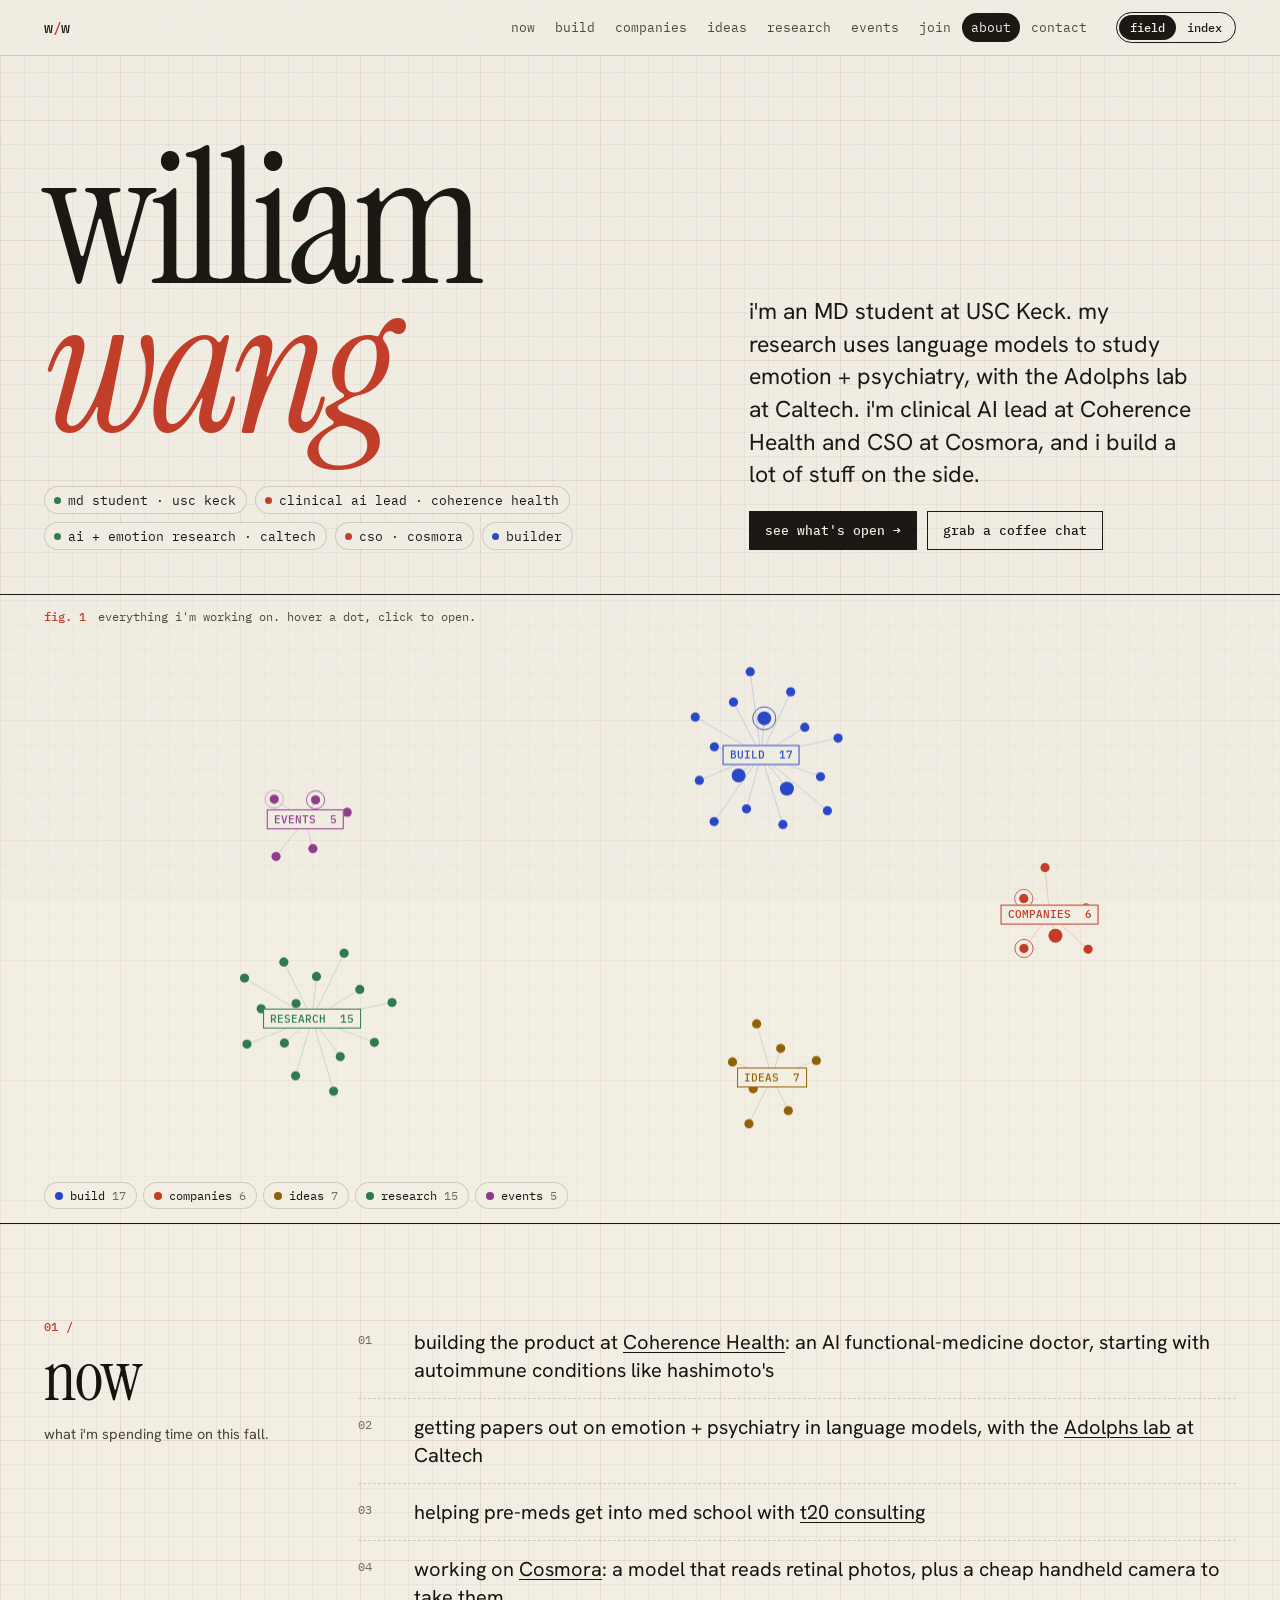
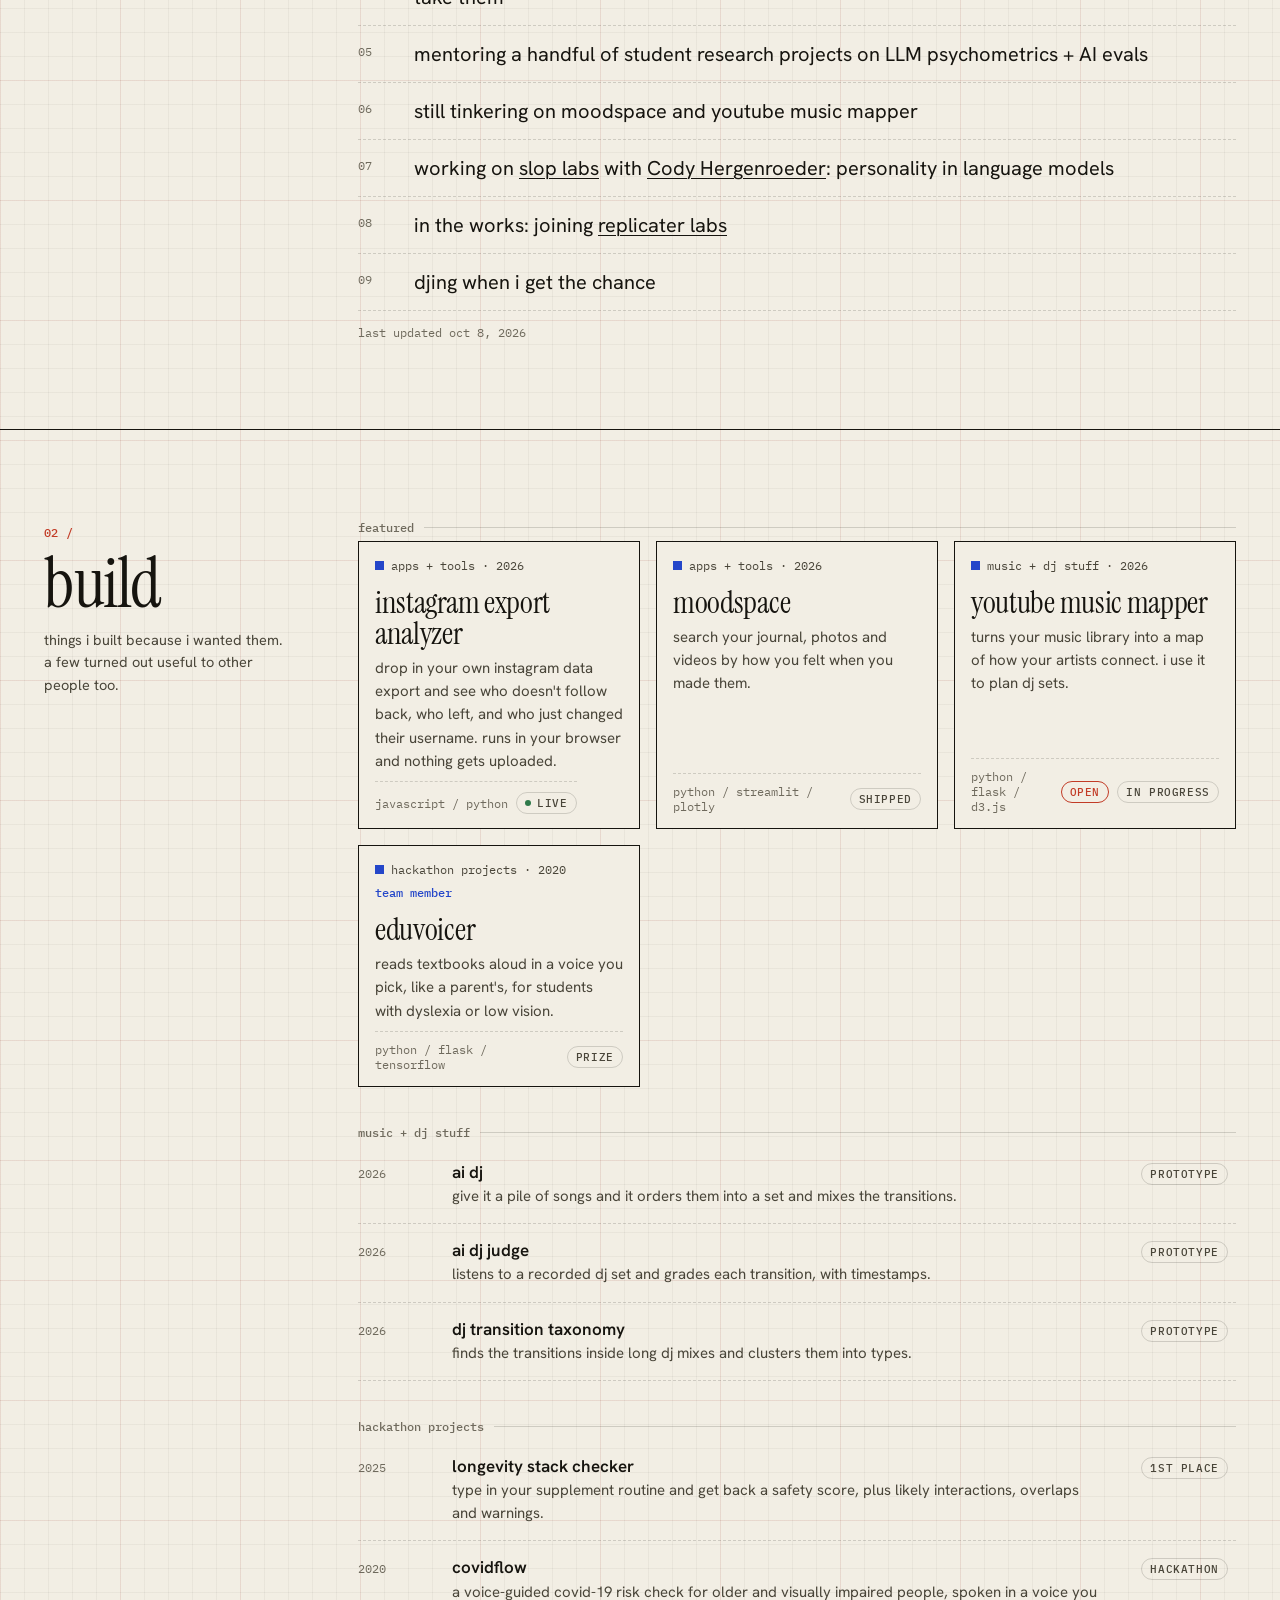
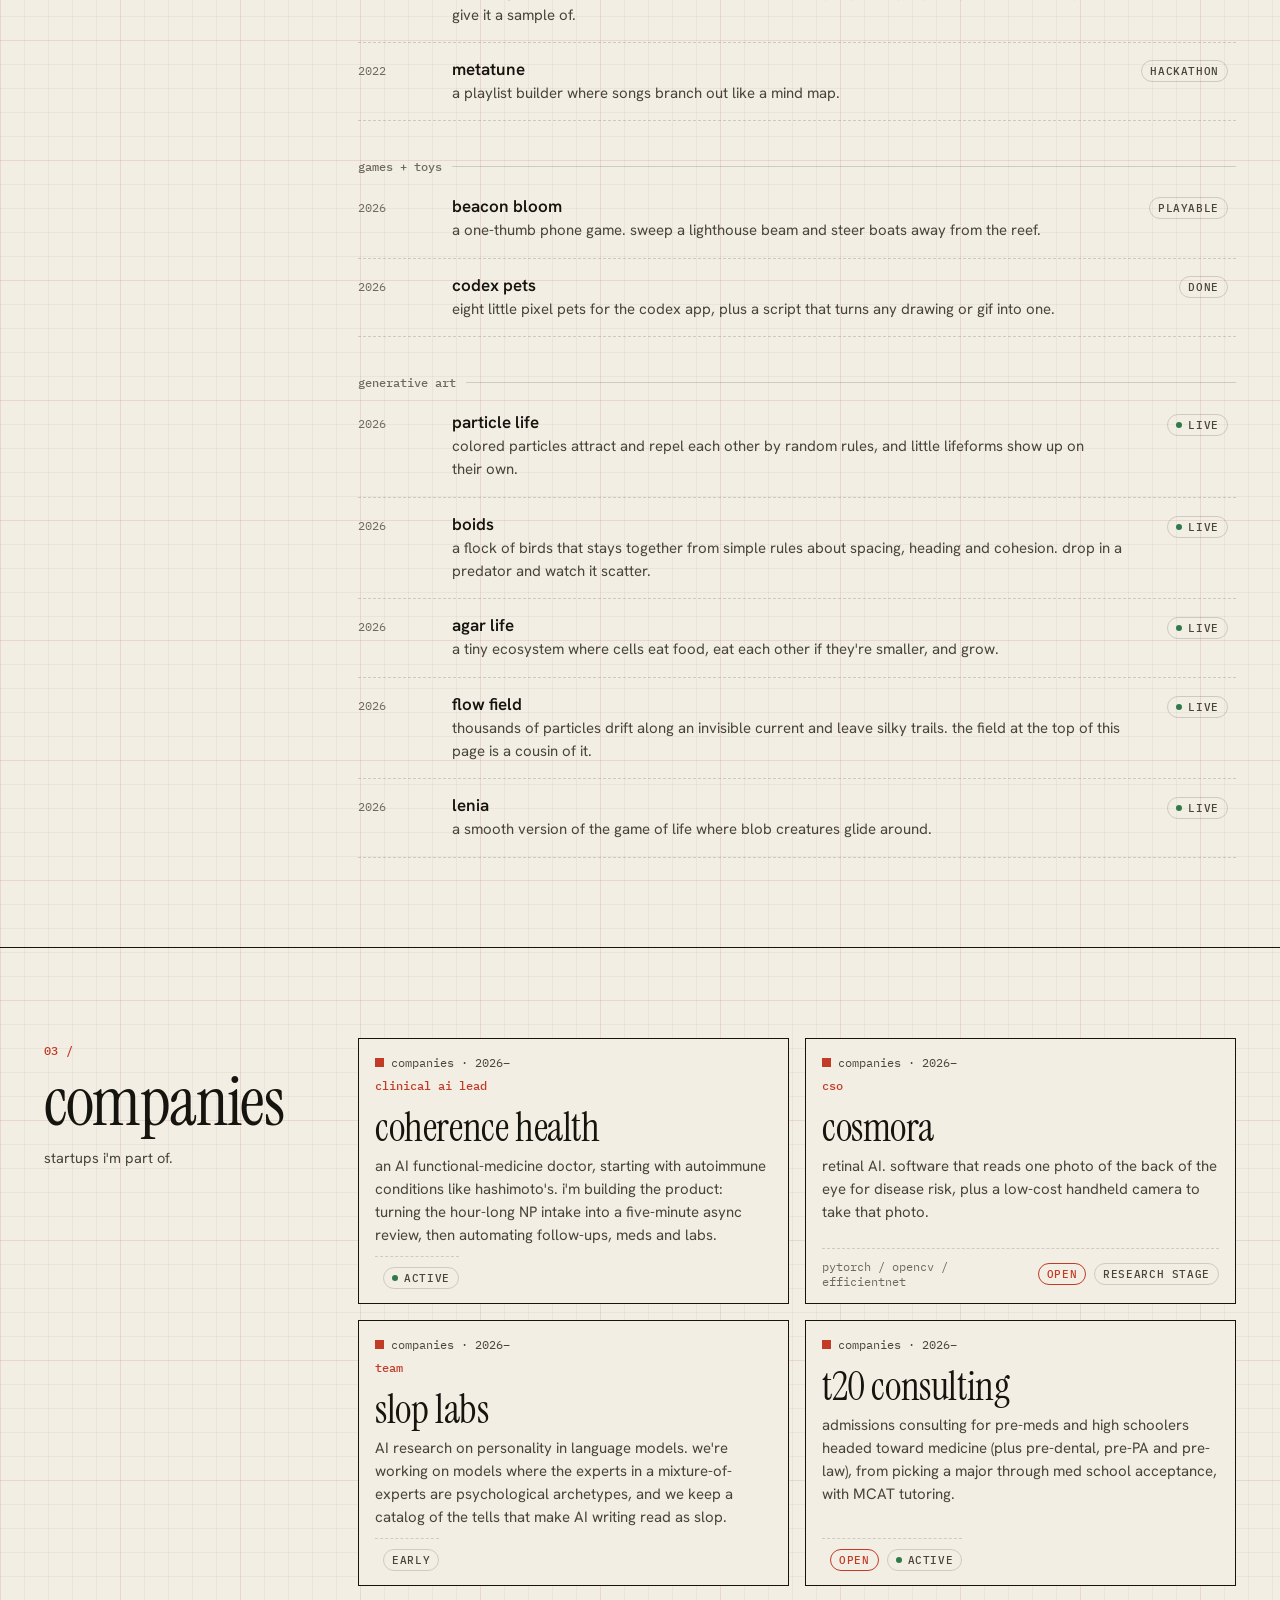
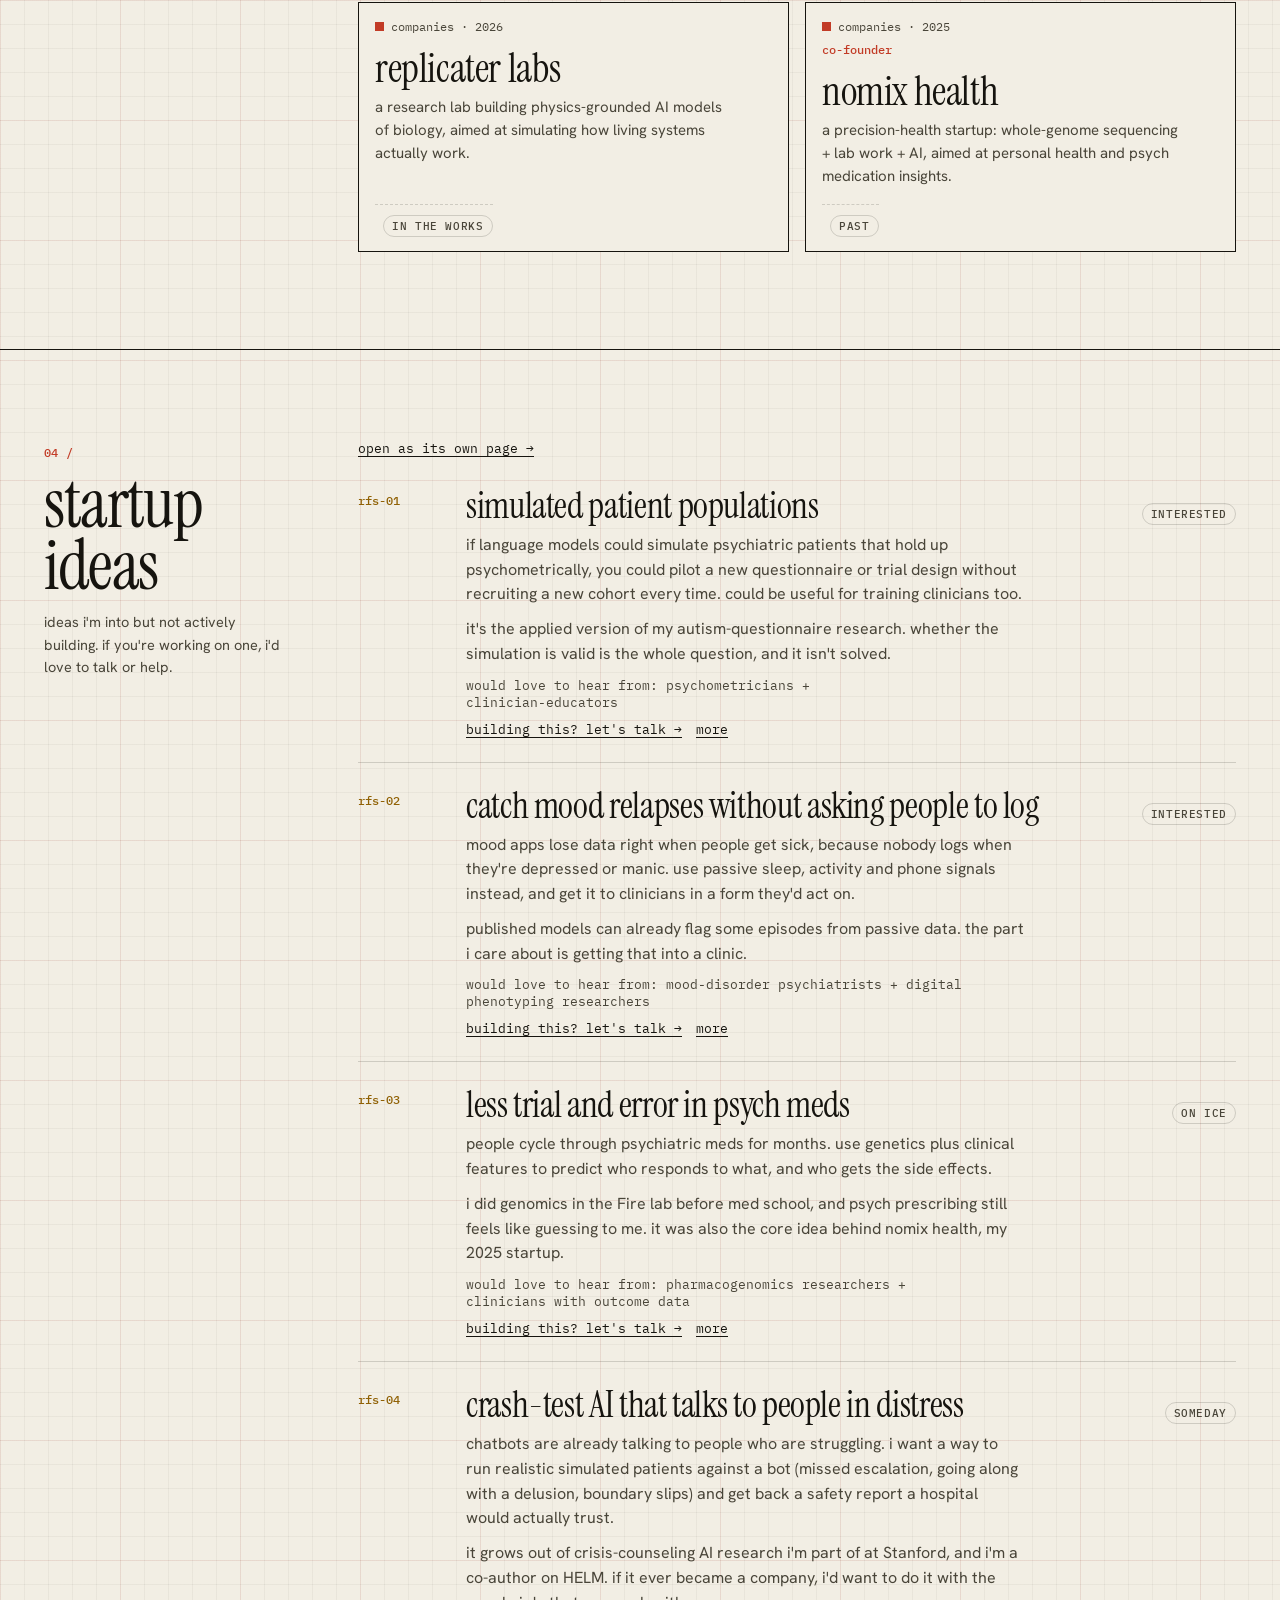
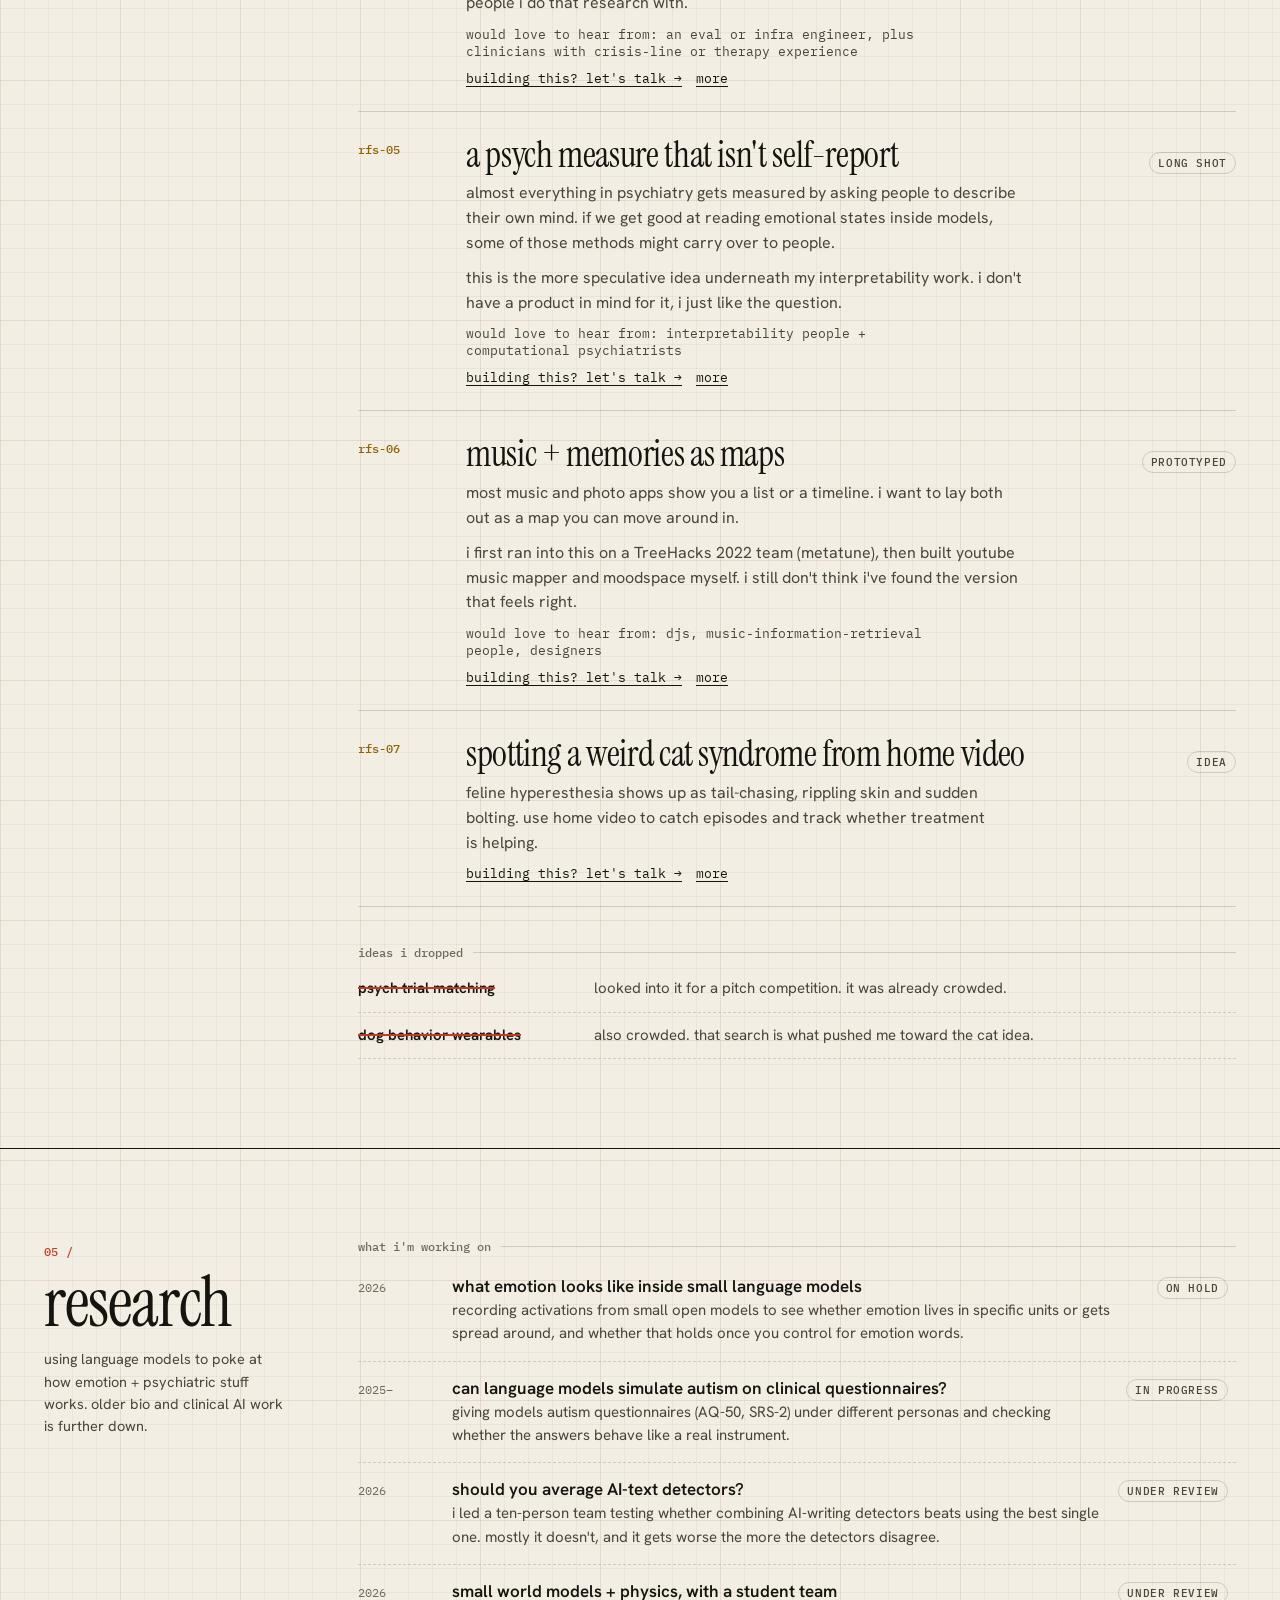
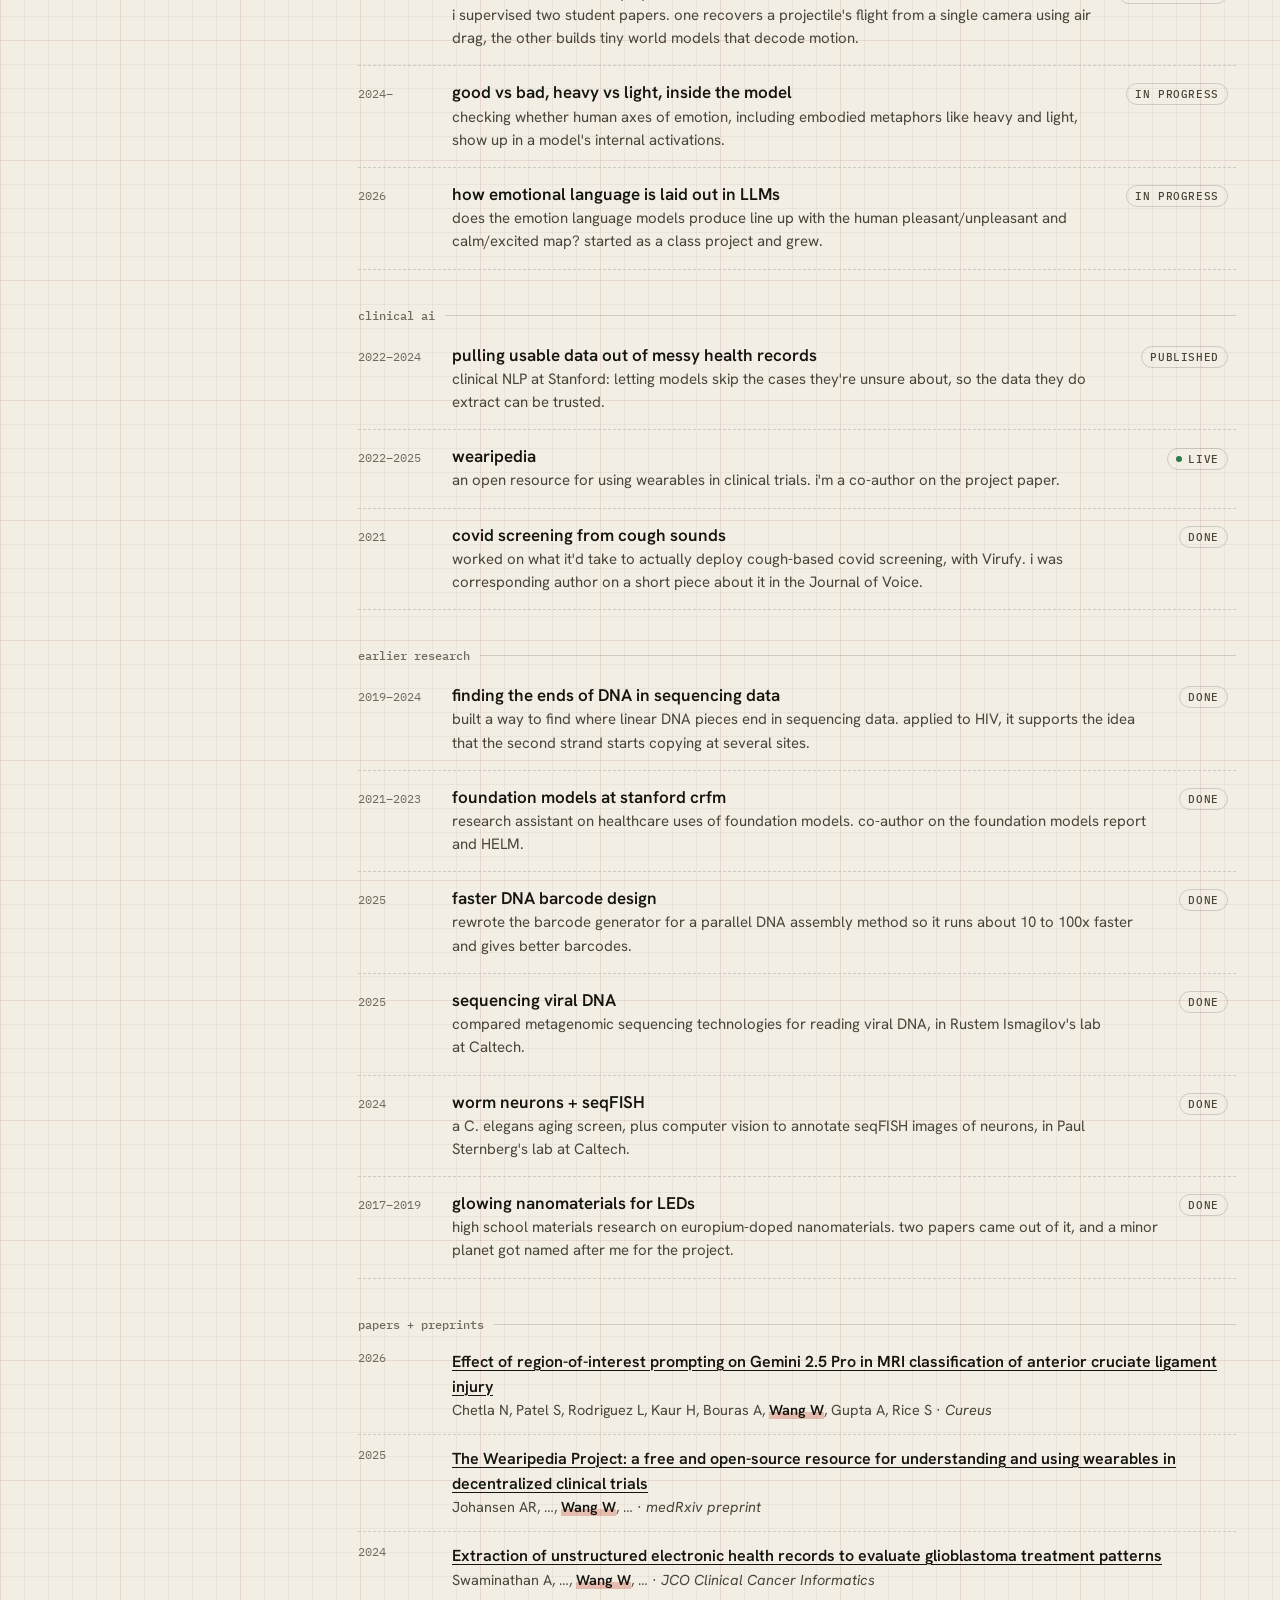
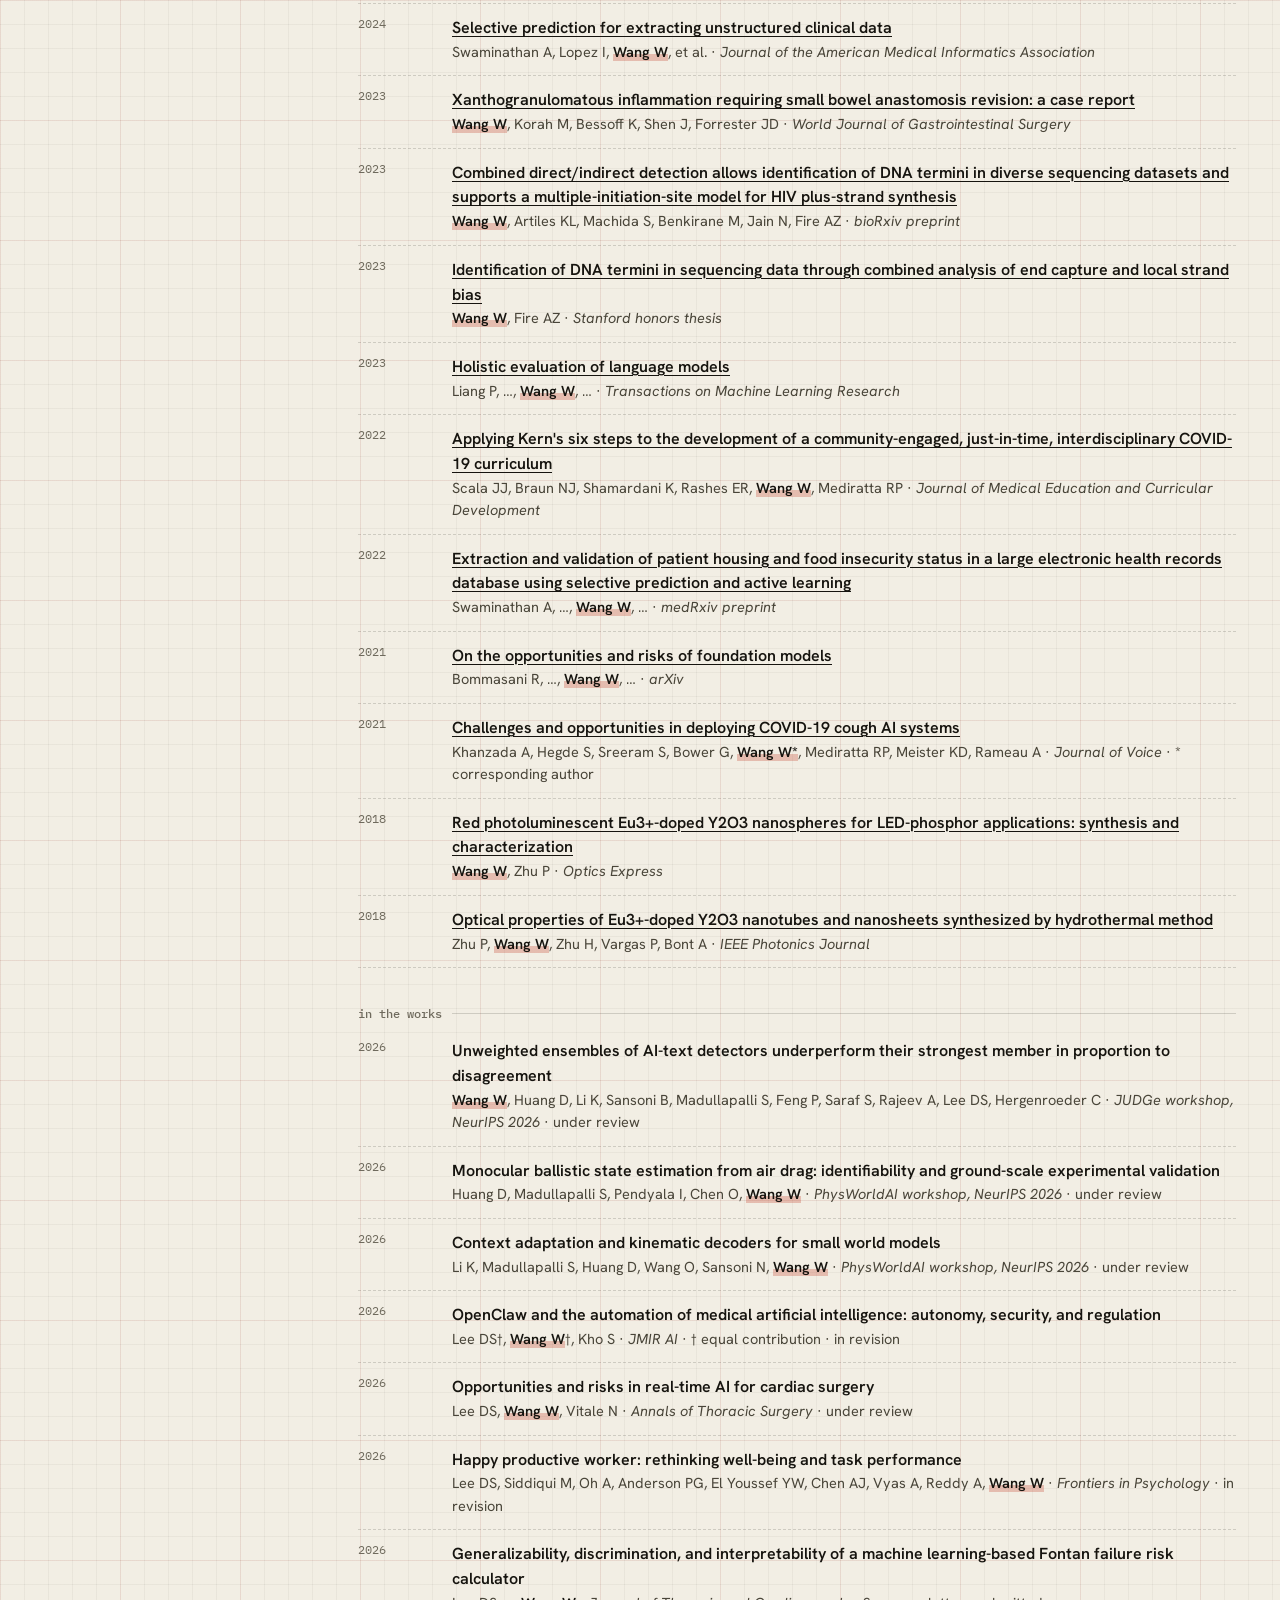
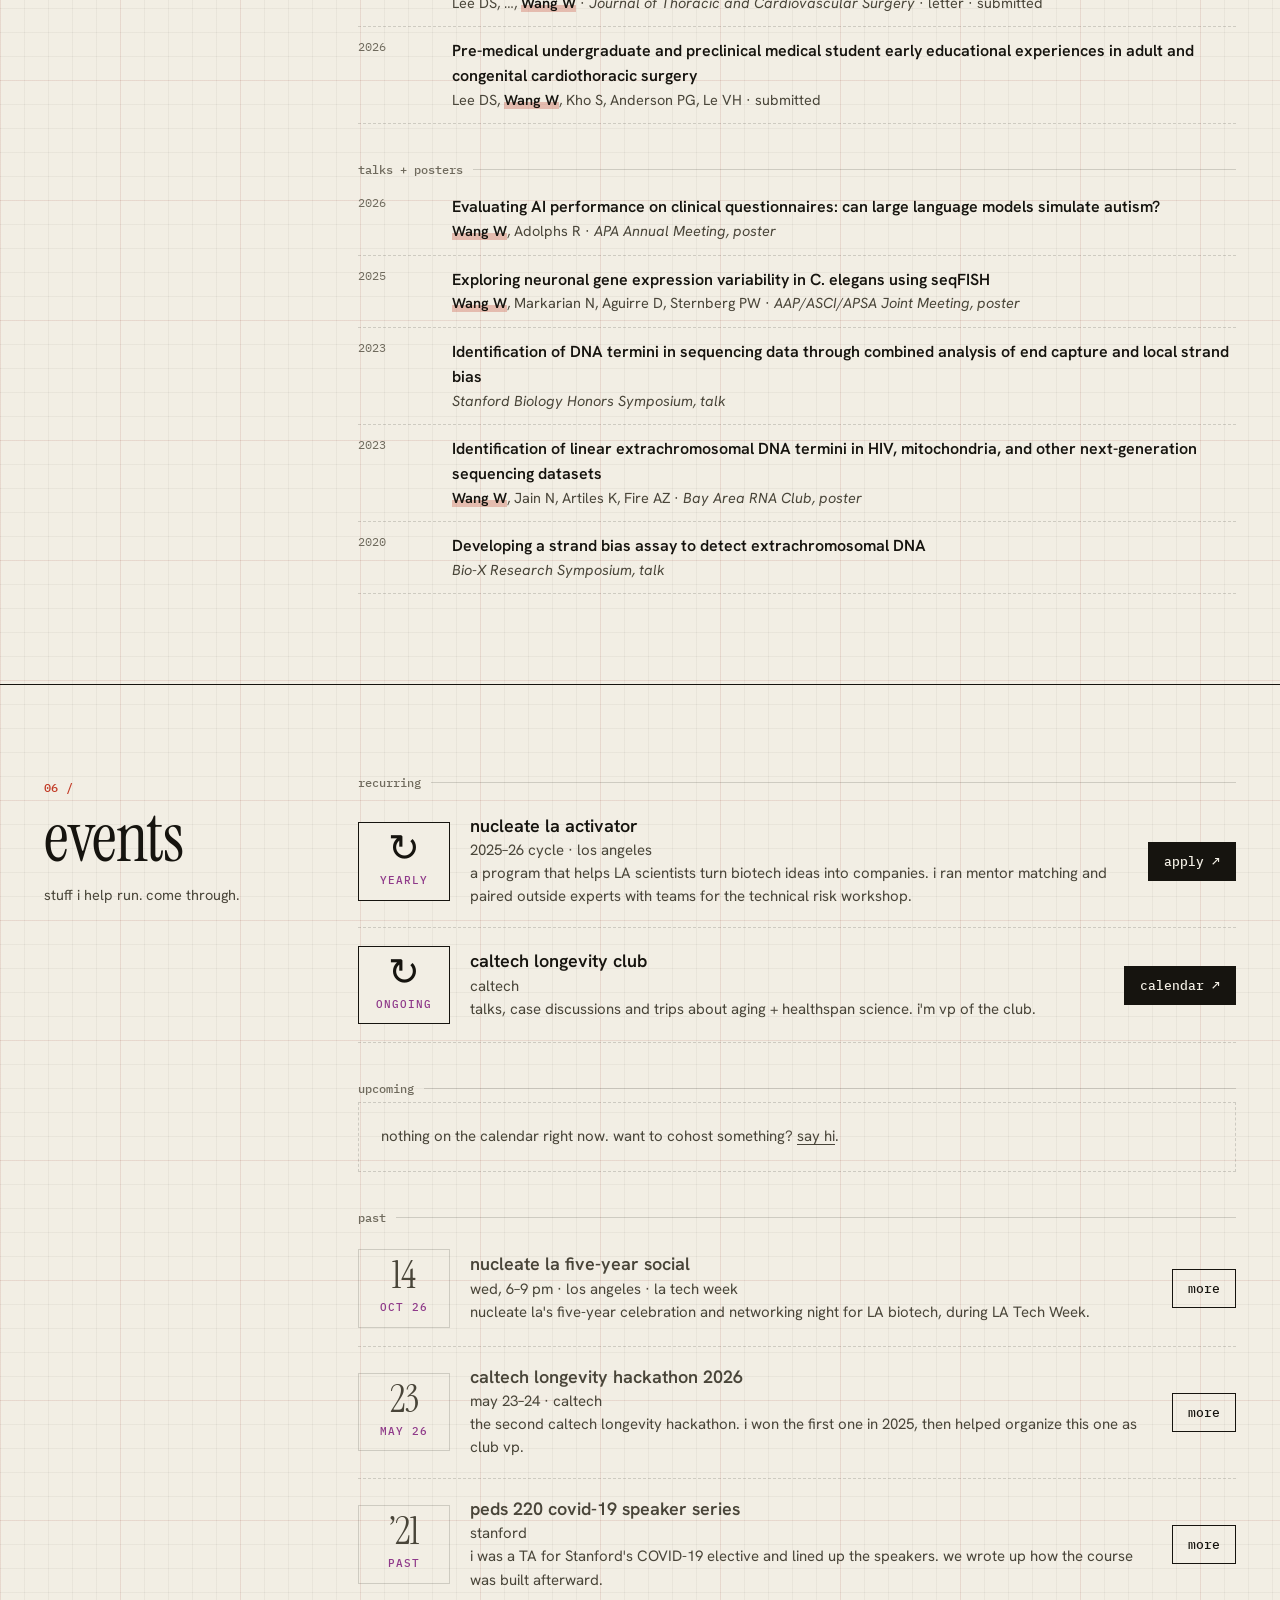
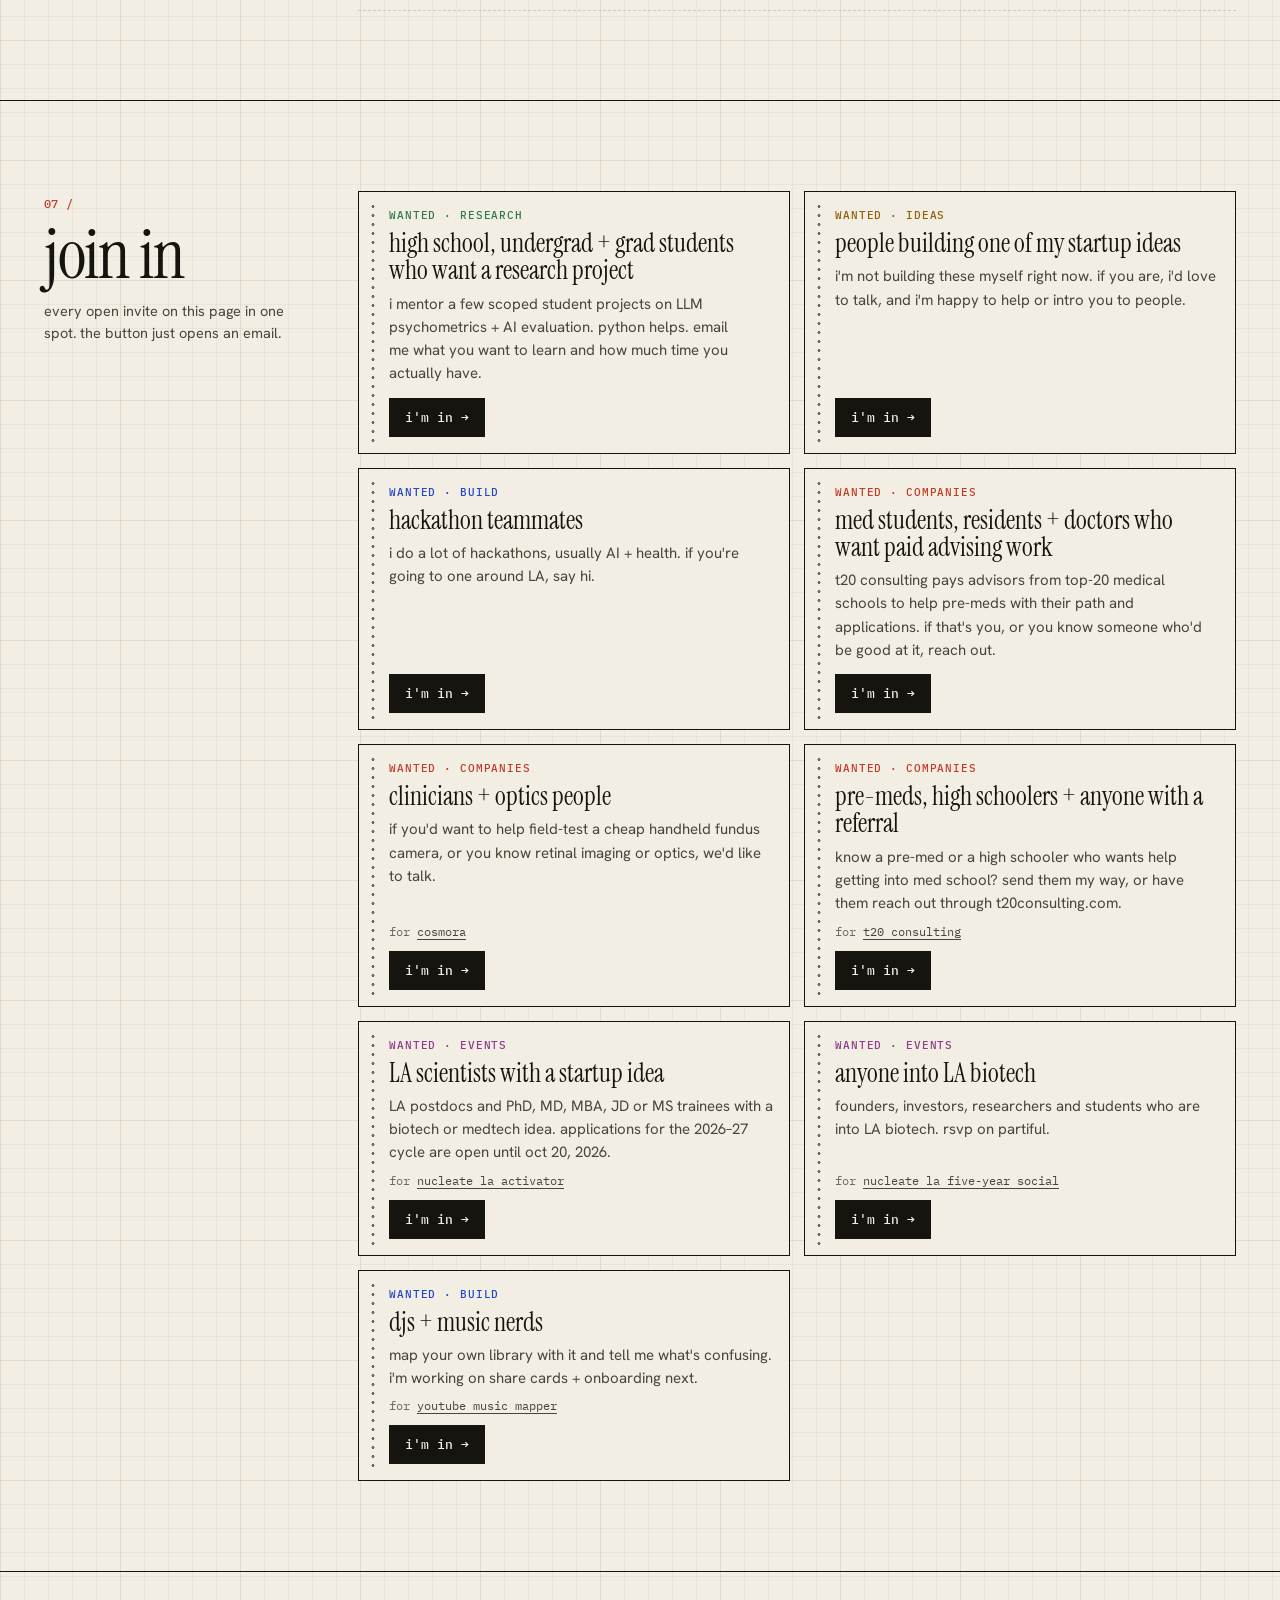
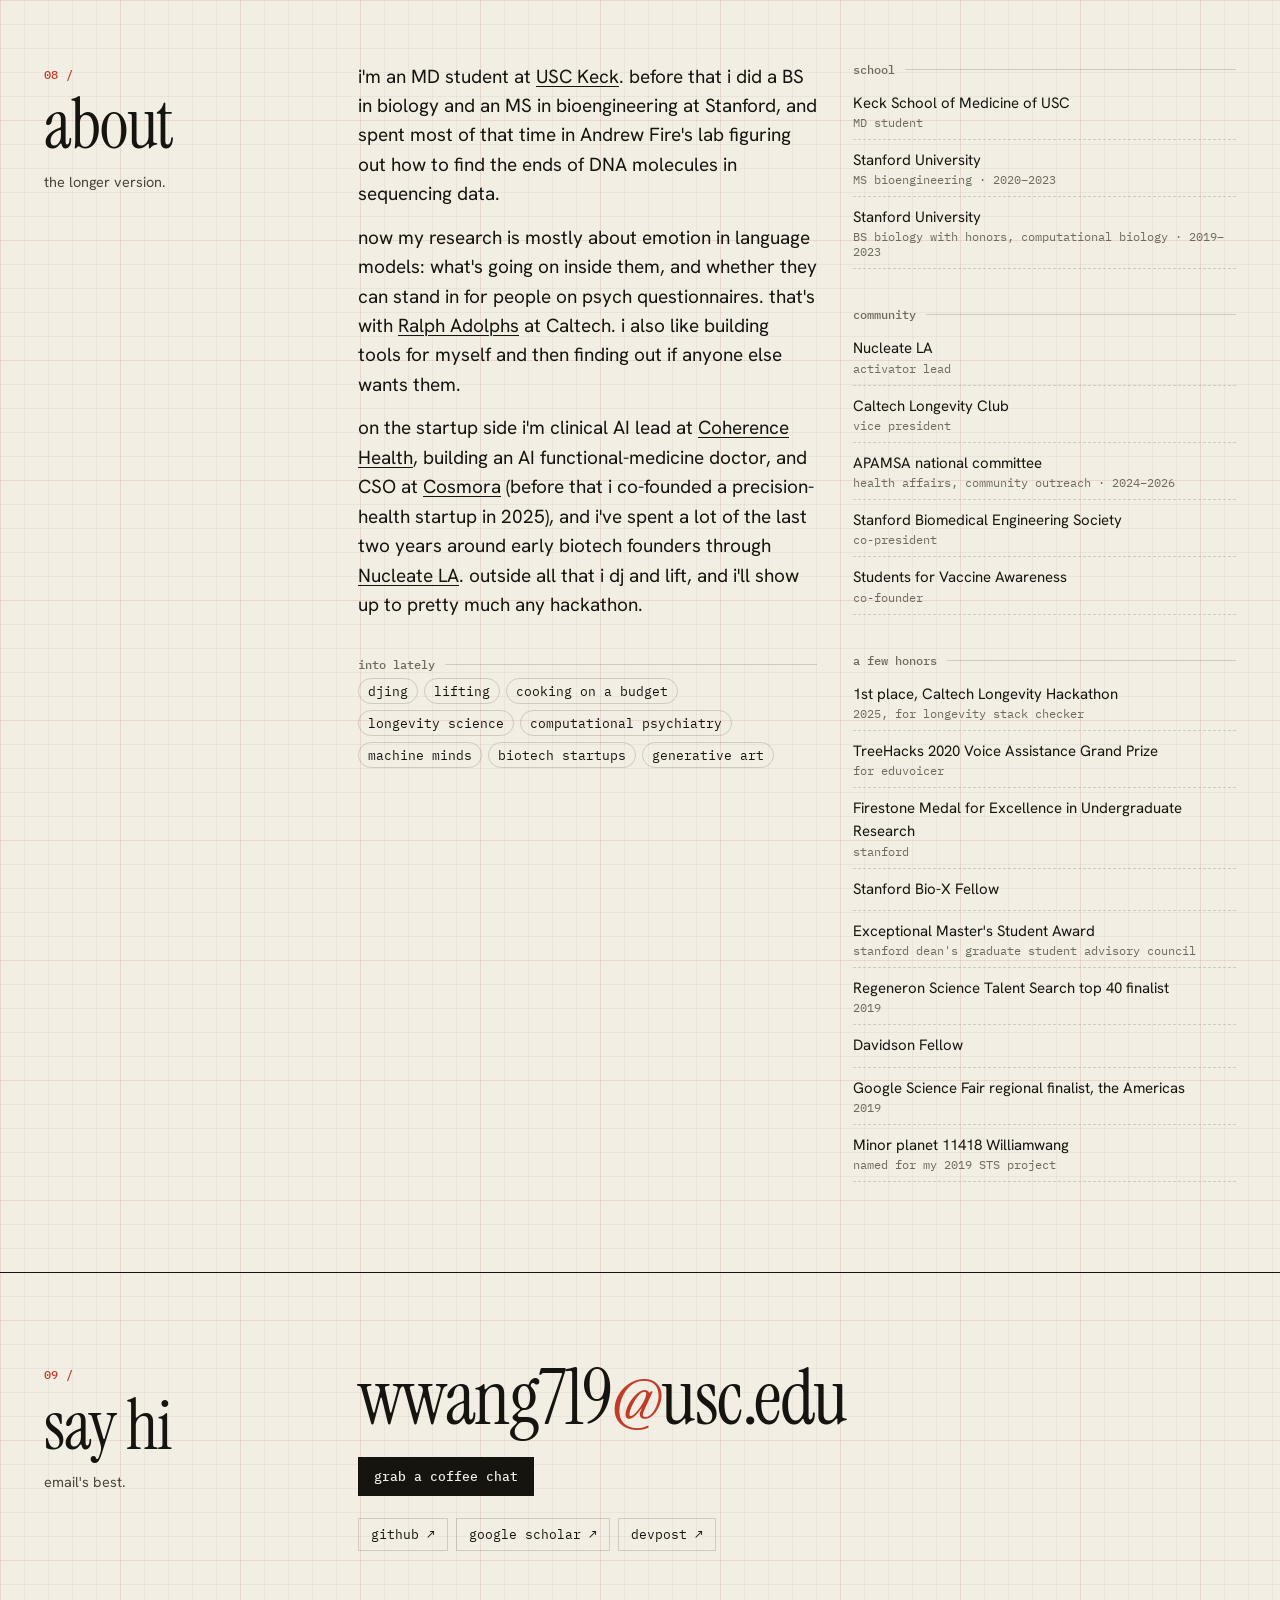
<file: index.html>
<!doctype html>
<html lang="en">
<head>
  <meta charset="utf-8">
  <meta name="viewport" content="width=device-width, initial-scale=1">
  <title>William Wang</title>
  <meta name="description" content="William Wang: MD student, clinical AI lead at Coherence Health, AI + emotion researcher, builder. Projects, companies, ideas, research, events, and ways to join in.">
  <meta property="og:type" content="website">
  <meta property="og:title" content="William Wang">
  <meta property="og:description" content="MD student, clinical AI lead at Coherence Health, AI + emotion researcher, builder. Projects, companies, ideas, research, events, and ways to join in.">
  <meta name="twitter:card" content="summary">
  <meta name="theme-color" content="#f2eee4" media="(prefers-color-scheme: light)">
  <meta name="theme-color" content="#0f1115" media="(prefers-color-scheme: dark)">
  <link rel="icon" href="data:image/svg+xml,%3Csvg xmlns='http://www.w3.org/2000/svg' viewBox='0 0 64 64'%3E%3Crect width='64' height='64' fill='%23f2eee4'/%3E%3Cpath d='M4 36h14l5-14 8 28 6-20 4 6h19' fill='none' stroke='%23e0442c' stroke-width='5' stroke-linejoin='round' stroke-linecap='round'/%3E%3C/svg%3E">
  <link rel="preconnect" href="https://fonts.googleapis.com">
  <link rel="preconnect" href="https://fonts.gstatic.com" crossorigin>
  <link href="https://fonts.googleapis.com/css2?family=Instrument+Serif:ital@0;1&family=Hanken+Grotesk:wght@400;500;600&family=IBM+Plex+Mono:wght@400;500&display=swap" rel="stylesheet">
  <link rel="stylesheet" href="styles.css">
</head>
<body data-view="field">
  <a class="skip" href="#main">skip to content</a>

  <header class="topbar">
    <a class="brand" href="#top" aria-label="back to top">w<span>/</span>w</a>
    <nav class="nav" id="nav" aria-label="sections"></nav>
    <div class="view-toggle" role="group" aria-label="view">
      <button type="button" data-view="field" aria-pressed="true">field</button>
      <button type="button" data-view="index" aria-pressed="false">index</button>
    </div>
  </header>

  <main id="main">
    <section class="hero" id="top" aria-label="intro"></section>

    <figure class="field" id="field">
      <canvas class="field-dust" aria-hidden="true"></canvas>
      <canvas class="field-nodes" aria-hidden="true"></canvas>
      <figcaption class="field-cap">
        <span class="field-fig">fig. 1</span>
        <span id="field-caption">everything i'm working on. hover a dot, click to open.</span>
      </figcaption>
      <div class="field-legend" id="field-legend" role="group" aria-label="filter the field"></div>
    </figure>

    <div id="sections"></div>
  </main>

  <footer class="foot" id="foot"></footer>

  <div class="scrim" id="scrim"></div>
  <aside class="drawer" id="drawer" role="dialog" aria-modal="true" aria-labelledby="drawer-title">
    <button type="button" class="drawer-close" id="drawer-close">close <span aria-hidden="true">✕</span></button>
    <div class="drawer-body" id="drawer-body"></div>
  </aside>

  <noscript><p class="noscript">this site renders from content.js, so it needs javascript.</p></noscript>

  <script src="content.js"></script>
  <script src="field.js"></script>
  <script src="app.js"></script>
</body>
</html>
</file>
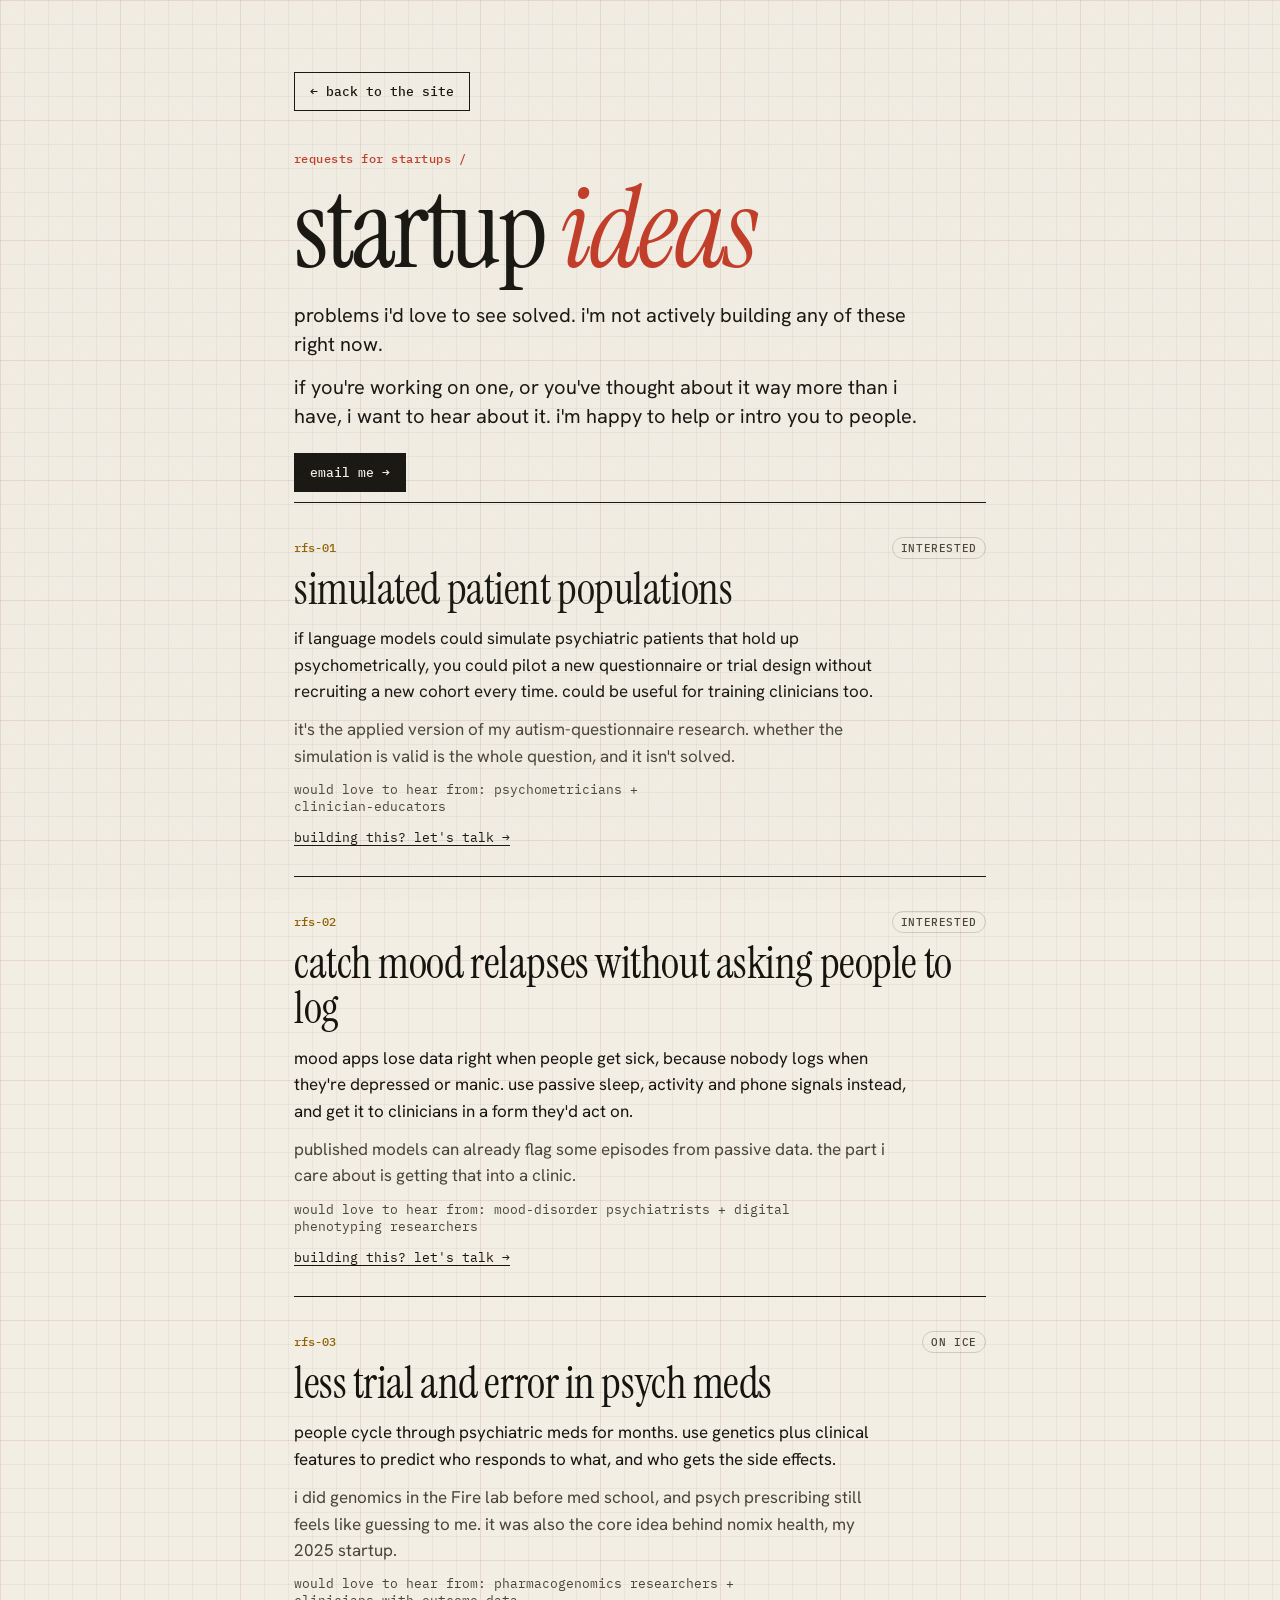
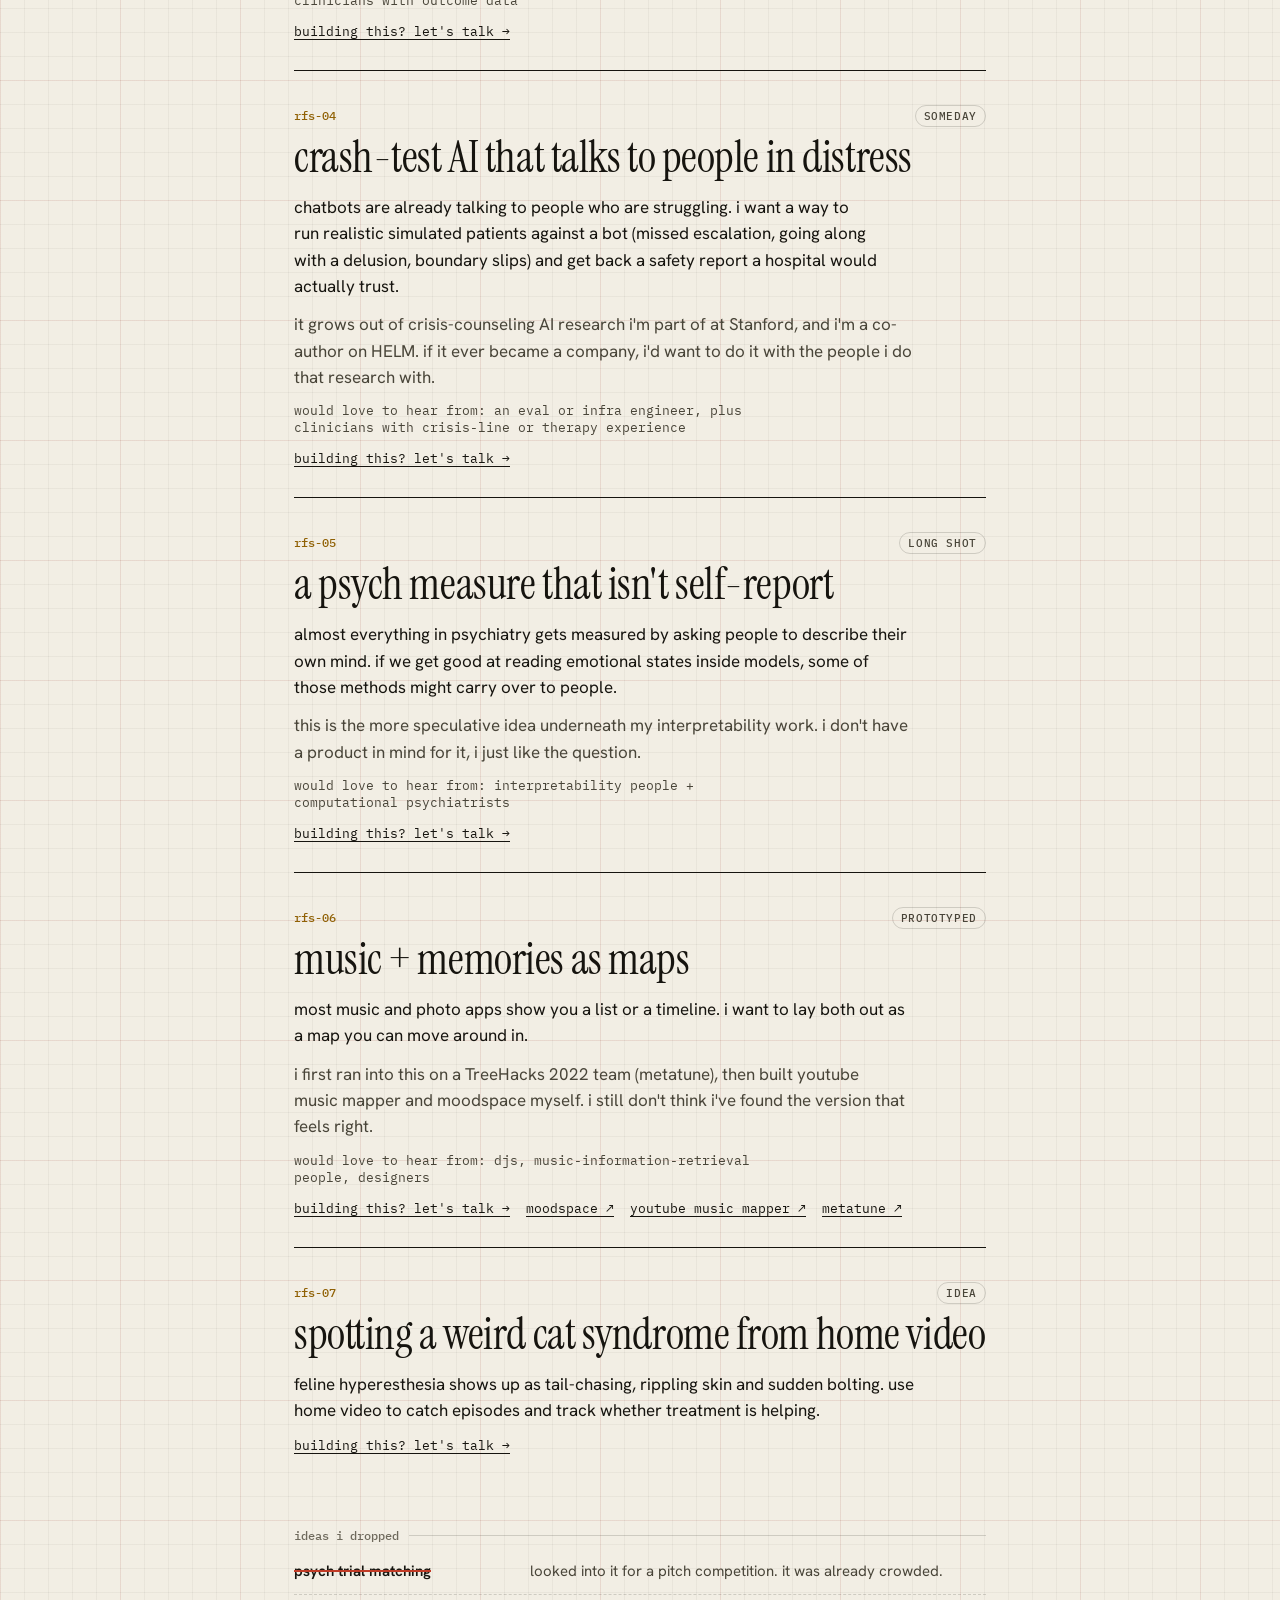
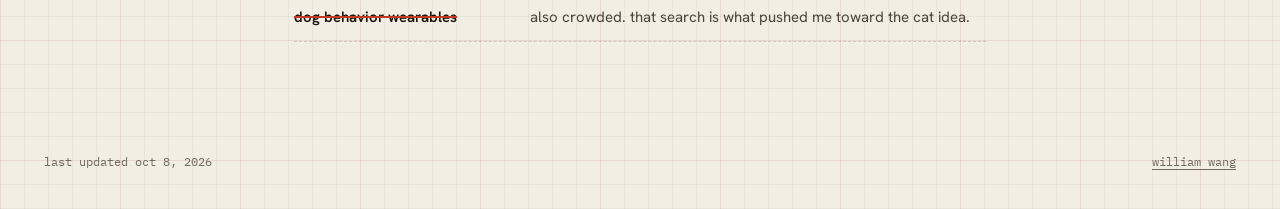
<file: rfs.html>
<!doctype html>
<html lang="en">
<head>
  <meta charset="utf-8">
  <meta name="viewport" content="width=device-width, initial-scale=1">
  <title>startup ideas · William Wang</title>
  <meta name="description" content="Startup ideas William Wang is interested in but not actively building. If you're working on one, get in touch.">
  <meta property="og:title" content="startup ideas · William Wang">
  <link rel="icon" href="data:image/svg+xml,%3Csvg xmlns='http://www.w3.org/2000/svg' viewBox='0 0 64 64'%3E%3Crect width='64' height='64' fill='%23f2eee4'/%3E%3Cpath d='M4 36h14l5-14 8 28 6-20 4 6h19' fill='none' stroke='%23c23b26' stroke-width='5' stroke-linejoin='round' stroke-linecap='round'/%3E%3C/svg%3E">
  <link rel="preconnect" href="https://fonts.googleapis.com">
  <link rel="preconnect" href="https://fonts.gstatic.com" crossorigin>
  <link href="https://fonts.googleapis.com/css2?family=Instrument+Serif:ital@0;1&family=Hanken+Grotesk:wght@400;500;600&family=IBM+Plex+Mono:wght@400;500&display=swap" rel="stylesheet">
  <link rel="stylesheet" href="styles.css">
  <style>
    .rfs { max-width: 780px; margin: 0 auto; padding: clamp(28px, 6vw, 72px) var(--pad) 90px; }
    .rfs h1 { font: 400 clamp(56px, 10vw, 112px)/0.88 var(--serif); letter-spacing: -0.03em; margin: 14px 0 22px; }
    .rfs h1 em { color: var(--red); }
    .rfs-intro p { font-size: clamp(17px, 1.8vw, 20px); line-height: 1.45; margin: 0 0 14px; max-width: 58ch; }
    .rfs-intro .hero-cta { margin: 22px 0 10px; }
    .rfs-item { padding: 34px 0 30px; border-top: 1px solid var(--rule); }
    .rfs-item:first-child { border-top-color: var(--ink); }
    .rfs-top { display: flex; justify-content: space-between; align-items: baseline; gap: 12px; font: 500 12px var(--mono); color: var(--idea); }
    .rfs-item h2 { font: 400 clamp(30px, 4.4vw, 44px)/1.02 var(--serif); letter-spacing: -0.01em; margin: 8px 0 14px; }
    .rfs-item p { font-size: 17px; margin: 0 0 12px; max-width: 62ch; text-wrap: pretty; }
    .rfs-item .why { color: var(--ink-2); }
    .rfs-item .who { font: 400 13px var(--mono); color: var(--ink-2); }
    .rfs-actions { display: flex; flex-wrap: wrap; gap: 16px; font: 400 13px var(--mono); margin-top: 14px; }
    .rfs-dropped { margin-top: 44px; }
  </style>
</head>
<body>
  <main class="rfs">
    <a class="btn ghost" href="./">← back to the site</a>
    <p class="sec-num" style="margin-top: 40px">requests for startups /</p>
    <h1>startup <em>ideas</em></h1>
    <div class="rfs-intro" id="intro"></div>
    <div id="list"></div>
    <div class="rfs-dropped" id="dropped"></div>
  </main>
  <footer class="foot" id="foot"></footer>

  <script src="content.js"></script>
  <script>
    (() => {
      'use strict';
      const S = window.SITE;
      if (!S) return;
      const esc = (v) => String(v ?? '').replace(/[&<>"']/g, (c) => ({ '&': '&amp;', '<': '&lt;', '>': '&gt;', '"': '&quot;', "'": '&#39;' })[c]);
      const rich = (v) => esc(v).replace(/\[([^\]]+)\]\((https?:\/\/[^)\s]+)\)/g, (m, t, u) => `<a href="${u}" target="_blank" rel="noopener">${t}</a>`);
      const mailto = (subject) => `mailto:${S.person.email}?subject=${encodeURIComponent(subject)}`;
      const ideas = (S.items || []).filter((i) => i.kind === 'idea');

      document.getElementById('intro').innerHTML = `
        <p>problems i'd love to see solved. i'm not actively building any of these right now.</p>
        <p>if you're working on one, or you've thought about it way more than i have, i want to hear about it. i'm happy to help or intro you to people.</p>
        <div class="hero-cta"><a class="btn" href="${esc(mailto('startup ideas'))}">email me →</a></div>`;

      document.getElementById('list').innerHTML = ideas
        .map((it, i) => {
          const links = (it.links || [])
            .filter((l) => /^https:\/\//.test(l.url))
            .map((l) => `<a href="${esc(l.url)}" target="_blank" rel="noopener">${esc(l.label)} ↗</a>`)
            .join('');
          return `
            <article class="rfs-item" id="${esc(it.id)}">
              <div class="rfs-top"><span>rfs-${String(i + 1).padStart(2, '0')}</span>${it.status ? `<span class="status">${esc(it.status)}</span>` : ''}</div>
              <h2>${esc(it.title)}</h2>
              <p>${rich(it.oneLiner)}</p>
              ${it.why ? `<p class="why">${rich(it.why)}</p>` : ''}
              ${it.inviteWho ? `<p class="who">would love to hear from: ${esc(it.inviteWho)}</p>` : ''}
              <div class="rfs-actions">
                <a href="${esc(mailto(`re: ${it.title}`))}">building this? let's talk →</a>
                ${links}
              </div>
            </article>`;
        })
        .join('');

      const dropped = S.droppedIdeas || [];
      document.getElementById('dropped').innerHTML = dropped.length
        ? `<h3 class="sub">ideas i dropped</h3><ul class="dropped">${dropped
            .map((d) => `<li><b>${esc(d.title)}</b><span>${esc(d.why)}</span></li>`)
            .join('')}</ul>`
        : '';

      document.getElementById('foot').innerHTML = `<span>last updated ${esc(S.updated)}</span><span><a href="./">william wang</a></span>`;
    })();
  </script>
</body>
</html>
</file>
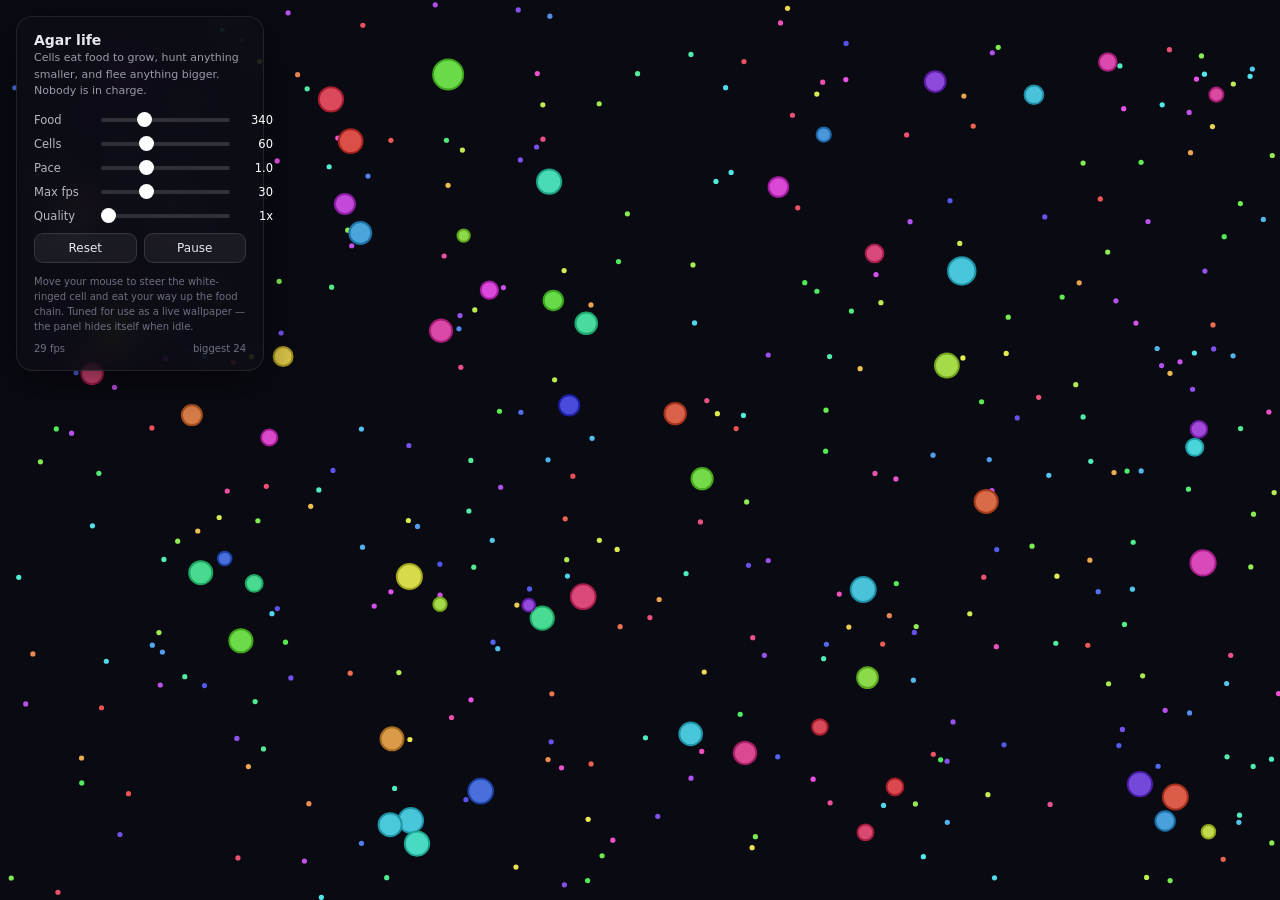
<file: toys/agar-life.html>
<!DOCTYPE html>
<html lang="en">
<head>
<meta charset="utf-8" />
<meta name="viewport" content="width=device-width, initial-scale=1, maximum-scale=1, user-scalable=no" />
<title>Agar life — an eat-and-grow ecosystem</title>
<style>
  :root { color-scheme: dark; }
  * { box-sizing: border-box; }
  html, body { margin: 0; height: 100%; overflow: hidden; background: #0a0a13;
    font-family: -apple-system, BlinkMacSystemFont, "Segoe UI", system-ui, sans-serif;
    color: #e8e8ee; -webkit-font-smoothing: antialiased; }
  #c { position: fixed; inset: 0; width: 100%; height: 100%; display: block; touch-action: none; cursor: crosshair; }

  #panel {
    position: fixed; top: 16px; left: 16px; width: 248px; padding: 15px 17px 16px; border-radius: 16px;
    background: rgba(14, 14, 22, 0.74); border: 1px solid rgba(255,255,255,0.09);
    backdrop-filter: blur(18px) saturate(1.2); -webkit-backdrop-filter: blur(18px) saturate(1.2);
    box-shadow: 0 12px 40px rgba(0,0,0,0.5); z-index: 10; transition: opacity .5s ease; }
  #panel.fade { opacity: 0; pointer-events: none; }
  #panel h1 { font-size: 14px; font-weight: 600; margin: 0 0 2px; }
  #panel .sub { font-size: 11px; color: #9a9aa8; margin: 0 0 13px; line-height: 1.5; }
  .row { display: flex; align-items: center; gap: 9px; margin-bottom: 10px; }
  .row label { font-size: 11.5px; color: #b6b6c4; flex: 0 0 56px; }
  .row output { font-size: 11.5px; color: #fff; flex: 0 0 32px; text-align: right; font-variant-numeric: tabular-nums; }
  input[type=range] { -webkit-appearance: none; appearance: none; flex: 1; height: 4px; border-radius: 4px; background: rgba(255,255,255,0.14); outline: none; }
  input[type=range]::-webkit-slider-thumb { -webkit-appearance: none; width: 15px; height: 15px; border-radius: 50%; background: #fff; cursor: pointer; }
  input[type=range]::-moz-range-thumb { width: 15px; height: 15px; border: none; border-radius: 50%; background: #fff; cursor: pointer; }
  .btns { display: grid; grid-template-columns: 1fr 1fr; gap: 7px; margin: 4px 0 4px; }
  button.act { font: inherit; font-size: 12px; color: #e8e8ee; background: rgba(255,255,255,0.06); border: 1px solid rgba(255,255,255,0.12); border-radius: 9px; padding: 7px 6px; cursor: pointer; }
  button.act:hover { background: rgba(255,255,255,0.13); }
  .hint { font-size: 10px; color: #6f6f80; margin-top: 11px; line-height: 1.5; }
  .stats { font-size: 10px; color: #6f6f80; margin-top: 9px; display: flex; justify-content: space-between; font-variant-numeric: tabular-nums; }
</style>
</head>
<body>
<canvas id="c"></canvas>
<div id="panel">
  <h1>Agar life</h1>
  <p class="sub">Cells eat food to grow, hunt anything smaller, and flee anything bigger. Nobody is in charge.</p>
  <div class="row"><label>Food</label><input type="range" id="sFood" min="80" max="900" step="20" value="340"><output id="oFood">340</output></div>
  <div class="row"><label>Cells</label><input type="range" id="sCells" min="10" max="160" step="2" value="60"><output id="oCells">60</output></div>
  <div class="row"><label>Pace</label><input type="range" id="sSpd" min="0.4" max="2.2" step="0.1" value="1"><output id="oSpd">1.0</output></div>
  <div class="row"><label>Max fps</label><input type="range" id="sFps" min="15" max="60" step="5" value="30"><output id="oFps">30</output></div>
  <div class="row"><label>Quality</label><input type="range" id="sQ" min="1" max="2" step="0.5" value="1"><output id="oQ">1x</output></div>
  <div class="btns"><button class="act" id="bReset">Reset</button><button class="act" id="bPause">Pause</button></div>
  <div class="hint">Move your mouse to steer the white-ringed cell and eat your way up the food chain. Tuned for use as a live wallpaper &mdash; the panel hides itself when idle.</div>
  <div class="stats"><span id="stFps">&mdash; fps</span><span id="stBig">&mdash;</span></div>
</div>

<script>
"use strict";
(function () {
  const canvas = document.getElementById("c");
  const ctx = canvas.getContext("2d", { alpha: false });
  const TAU = Math.PI * 2;

  let W = 0, H = 0, dpr = 1, qCap = 1, scale = 1;
  let foodN = 340, cellN = 60, pace = 1, fpsCap = 30;
  let paused = false;

  const RADK = 3.0, FOOD_R = 2.6, FOOD_GAIN = 1.0, EAT_RATIO = 1.18;
  const SPD = 3.6, FORCE = 0.10, MARGIN_REF = 64, TURN_REF = 0.5, MAXMASS = 220;

  let fx, fy, fhue, fcolN = 0;          // food
  let cx, cy, cvx, cvy, cmass, chue, ccolN = 0, wander; // cells
  let foodCell = 1, fcols = 0, frows = 0, fgridSize = -1, fhead = null, fnext = new Int32Array(foodN);
  let mouseX = 0, mouseY = 0, mouseActive = false;

  function rnd(a, b) { return a + Math.random() * (b - a); }
  function radOf(m) { return Math.sqrt(m) * RADK * scale; }

  function seedFood() {
    fx = new Float32Array(foodN); fy = new Float32Array(foodN); fhue = new Float32Array(foodN); fnext = new Int32Array(foodN);
    for (let i = 0; i < foodN; i++) { fx[i] = rnd(0, W); fy[i] = rnd(0, H); fhue[i] = rnd(0, 360); }
    fcolN = foodN;
  }
  function seedCells() {
    cx = new Float32Array(cellN); cy = new Float32Array(cellN); cvx = new Float32Array(cellN); cvy = new Float32Array(cellN);
    cmass = new Float32Array(cellN); chue = new Float32Array(cellN); wander = new Float32Array(cellN);
    for (let i = 0; i < cellN; i++) { cx[i] = rnd(0, W); cy[i] = rnd(0, H); cmass[i] = rnd(4, 18); chue[i] = rnd(0, 360); wander[i] = rnd(0, TAU); cvx[i] = 0; cvy[i] = 0; }
    ccolN = cellN;
  }
  function respawnCell(i) { cx[i] = rnd(0, W); cy[i] = rnd(0, H); cmass[i] = rnd(4, 9); chue[i] = rnd(0, 360); cvx[i] = 0; cvy[i] = 0; wander[i] = rnd(0, TAU); }
  function respawnFood(i) { fx[i] = rnd(0, W); fy[i] = rnd(0, H); fhue[i] = rnd(0, 360); }

  function resize() {
    dpr = Math.min(window.devicePixelRatio || 1, qCap);
    const cssW = Math.max(window.innerWidth || 0, 320), cssH = Math.max(window.innerHeight || 0, 240);
    const ow = W, oh = H;
    W = Math.round(cssW * dpr); H = Math.round(cssH * dpr);
    canvas.width = W; canvas.height = H; canvas.style.width = cssW + "px"; canvas.style.height = cssH + "px";
    scale = Math.max(0.5, W / 1280);
    if (cx && ow > 0 && oh > 0) {
      const sx = W / ow, sy = H / oh;
      for (let i = 0; i < cellN; i++) { cx[i] *= sx; cy[i] *= sy; }
      for (let i = 0; i < foodN; i++) { fx[i] *= sx; fy[i] *= sy; }
    }
    ctx.fillStyle = "#0a0a13"; ctx.fillRect(0, 0, W, H);
  }

  function ensureFoodGrid() {
    foodCell = Math.max(1, 150 * scale);
    fcols = Math.max(1, Math.floor(W / foodCell)); frows = Math.max(1, Math.floor(H / foodCell));
    const size = fcols * frows;
    if (size !== fgridSize) { fhead = new Int32Array(size); fgridSize = size; }
  }
  function buildFoodGrid() {
    fhead.fill(-1);
    for (let i = 0; i < foodN; i++) {
      let gx = Math.floor(fx[i] / foodCell); if (gx < 0) gx = 0; else if (gx >= fcols) gx = fcols - 1;
      let gy = Math.floor(fy[i] / foodCell); if (gy < 0) gy = 0; else if (gy >= frows) gy = frows - 1;
      const c = gy * fcols + gx; fnext[i] = fhead[c]; fhead[c] = i;
    }
  }
  function limit(a, b, m) { const m2 = a * a + b * b; if (m2 > m * m) { const k = m / Math.sqrt(m2); return [a * k, b * k]; } return [a, b]; }

  function step() {
    const maxF = FORCE * scale, margin = MARGIN_REF * scale, turn = TURN_REF * scale;
    ensureFoodGrid(); buildFoodGrid();

    for (let i = 0; i < cellN; i++) {
      const xi = cx[i], yi = cy[i], mi = cmass[i], ri = radOf(mi);
      const maxSpd = SPD * scale * pace * Math.pow(mi, -0.30);
      const vision = ri * 5 + 110 * scale, vision2 = vision * vision;
      const foodVision = ri * 4 + 150 * scale;

      let thX = 0, thY = 0, thFound = false, thBest = 0;
      let prX = 0, prY = 0, prFound = false, prBest = Infinity;
      for (let j = 0; j < cellN; j++) {
        if (j === i) continue;
        const dx = cx[j] - xi, dy = cy[j] - yi, d2 = dx * dx + dy * dy;
        if (d2 > vision2) continue;
        if (cmass[j] > mi * EAT_RATIO) { if (cmass[j] > thBest) { thBest = cmass[j]; thX = dx; thY = dy; thFound = true; } }
        else if (mi > cmass[j] * EAT_RATIO) { if (d2 < prBest) { prBest = d2; prX = dx; prY = dy; prFound = true; } }
      }

      let fdX = 0, fdY = 0, fdFound = false, fdBest = foodVision * foodVision;
      let gx = Math.floor(xi / foodCell); if (gx < 0) gx = 0; else if (gx >= fcols) gx = fcols - 1;
      let gy = Math.floor(yi / foodCell); if (gy < 0) gy = 0; else if (gy >= frows) gy = frows - 1;
      const gx0 = gx > 0 ? gx - 1 : 0, gx1 = gx < fcols - 1 ? gx + 1 : fcols - 1;
      const gy0 = gy > 0 ? gy - 1 : 0, gy1 = gy < frows - 1 ? gy + 1 : frows - 1;
      for (let cyy = gy0; cyy <= gy1; cyy++) { const base = cyy * fcols; for (let cxx = gx0; cxx <= gx1; cxx++) { for (let k = fhead[base + cxx]; k >= 0; k = fnext[k]) { const dx = fx[k] - xi, dy = fy[k] - yi, d2 = dx * dx + dy * dy; if (d2 < fdBest) { fdBest = d2; fdX = dx; fdY = dy; fdFound = true; } } } }

      let dvx = Math.cos(wander[i]), dvy = Math.sin(wander[i]);
      wander[i] += rnd(-0.25, 0.25);
      if (fdFound) { const m = Math.sqrt(fdX * fdX + fdY * fdY) || 1; dvx = fdX / m; dvy = fdY / m; }
      if (prFound) { const m = Math.sqrt(prX * prX + prY * prY) || 1; dvx = prX / m; dvy = prY / m; }
      if (thFound) { const m = Math.sqrt(thX * thX + thY * thY) || 1; dvx = -thX / m; dvy = -thY / m; }
      if (mouseActive && i === 0) { const dx = mouseX - xi, dy = mouseY - yi, m = Math.sqrt(dx * dx + dy * dy) || 1; dvx = dx / m; dvy = dy / m; }

      let s = limit(dvx * maxSpd - cvx[i], dvy * maxSpd - cvy[i], maxF);
      let nvx = cvx[i] + s[0], nvy = cvy[i] + s[1];
      if (xi < margin) nvx += turn; else if (xi > W - margin) nvx -= turn;
      if (yi < margin) nvy += turn; else if (yi > H - margin) nvy -= turn;
      const sp2 = nvx * nvx + nvy * nvy;
      if (sp2 > maxSpd * maxSpd) { const m = maxSpd / Math.sqrt(sp2); nvx *= m; nvy *= m; }
      cvx[i] = nvx; cvy[i] = nvy;
    }

    for (let i = 0; i < cellN; i++) {
      let px = cx[i] + cvx[i], py = cy[i] + cvy[i];
      if (px < 0) px = 0; else if (px > W) px = W;
      if (py < 0) py = 0; else if (py > H) py = H;
      cx[i] = px; cy[i] = py;
      if (cmass[i] > 9) cmass[i] *= 0.9994;
      if (cmass[i] > MAXMASS) cmass[i] = MAXMASS;
    }

    // eat food
    for (let i = 0; i < cellN; i++) {
      const xi = cx[i], yi = cy[i], ri = radOf(cmass[i]), ri2 = ri * ri;
      let gx = Math.floor(xi / foodCell); if (gx < 0) gx = 0; else if (gx >= fcols) gx = fcols - 1;
      let gy = Math.floor(yi / foodCell); if (gy < 0) gy = 0; else if (gy >= frows) gy = frows - 1;
      const gx0 = gx > 0 ? gx - 1 : 0, gx1 = gx < fcols - 1 ? gx + 1 : fcols - 1;
      const gy0 = gy > 0 ? gy - 1 : 0, gy1 = gy < frows - 1 ? gy + 1 : frows - 1;
      for (let cyy = gy0; cyy <= gy1; cyy++) { const base = cyy * fcols; for (let cxx = gx0; cxx <= gx1; cxx++) { for (let k = fhead[base + cxx]; k >= 0; k = fnext[k]) { const dx = fx[k] - xi, dy = fy[k] - yi; if (dx * dx + dy * dy < ri2) { cmass[i] += FOOD_GAIN; respawnFood(k); } } } }
    }
    // eat cells
    for (let i = 0; i < cellN; i++) {
      for (let j = 0; j < cellN; j++) {
        if (j === i) continue;
        if (cmass[i] > cmass[j] * EAT_RATIO) {
          const dx = cx[j] - cx[i], dy = cy[j] - cy[i], ri = radOf(cmass[i]);
          if (dx * dx + dy * dy < ri * ri) { cmass[i] += cmass[j] * 0.85; respawnCell(j); }
        }
      }
    }
  }

  function render() {
    ctx.fillStyle = "#0a0a13"; ctx.fillRect(0, 0, W, H);
    for (let i = 0; i < foodN; i++) { ctx.fillStyle = "hsl(" + (fhue[i] | 0) + ",80%,62%)"; ctx.beginPath(); ctx.arc(fx[i], fy[i], FOOD_R * scale, 0, TAU); ctx.fill(); }
    ctx.lineWidth = Math.max(1, 2 * scale);
    for (let i = 0; i < cellN; i++) {
      const r = radOf(cmass[i]), h = chue[i] | 0;
      ctx.fillStyle = "hsl(" + h + ",66%,57%)"; ctx.beginPath(); ctx.arc(cx[i], cy[i], r, 0, TAU); ctx.fill();
      ctx.strokeStyle = "hsl(" + h + ",70%,38%)"; ctx.stroke();
      if (mouseActive && i === 0) { ctx.strokeStyle = "rgba(255,255,255,0.9)"; ctx.lineWidth = Math.max(1.5, 2.5 * scale); ctx.beginPath(); ctx.arc(cx[i], cy[i], r + 2 * scale, 0, TAU); ctx.stroke(); ctx.lineWidth = Math.max(1, 2 * scale); }
    }
  }

  let lastFps = performance.now(), frames = 0, lastFrame = 0;
  function loop(now) {
    requestAnimationFrame(loop);
    if (document.hidden) return;
    const interval = 1000 / fpsCap;
    if (now - lastFrame < interval - 1) return;
    lastFrame = now;
    if (!paused) step();
    render();
    frames++;
    if (now - lastFps >= 600) {
      document.getElementById("stFps").textContent = Math.round(frames * 1000 / (now - lastFps)) + " fps";
      let mx = 0; for (let i = 0; i < cellN; i++) if (cmass[i] > mx) mx = cmass[i];
      document.getElementById("stBig").textContent = "biggest " + Math.round(mx);
      frames = 0; lastFps = now;
    }
  }

  canvas.addEventListener("pointermove", e => { const r = canvas.getBoundingClientRect(), k = W / r.width; mouseX = (e.clientX - r.left) * k; mouseY = (e.clientY - r.top) * k; mouseActive = true; });
  canvas.addEventListener("pointerleave", () => { mouseActive = false; });

  const panel = document.getElementById("panel");
  let hideTimer = 0;
  function pokePanel() { panel.classList.remove("fade"); clearTimeout(hideTimer); hideTimer = setTimeout(() => panel.classList.add("fade"), 2600); }
  window.addEventListener("pointermove", pokePanel); pokePanel();

  function bind(id, oid, fn, fmt) { const el = document.getElementById(id), o = document.getElementById(oid); el.addEventListener("input", () => { fn(parseFloat(el.value)); o.textContent = fmt ? fmt(el.value) : el.value; }); }
  bind("sFood", "oFood", v => { foodN = v | 0; seedFood(); fgridSize = -1; });
  bind("sCells", "oCells", v => { cellN = v | 0; seedCells(); });
  bind("sSpd", "oSpd", v => pace = v, x => (+x).toFixed(1));
  bind("sFps", "oFps", v => fpsCap = v | 0);
  bind("sQ", "oQ", v => { qCap = v; resize(); }, x => (+x) + "x");
  document.getElementById("bReset").addEventListener("click", () => { seedFood(); seedCells(); fgridSize = -1; });
  const pauseBtn = document.getElementById("bPause");
  pauseBtn.addEventListener("click", () => { paused = !paused; pauseBtn.textContent = paused ? "Play" : "Pause"; });
  document.addEventListener("keydown", e => { if (e.key === " ") { paused = !paused; pauseBtn.textContent = paused ? "Play" : "Pause"; e.preventDefault(); } });
  window.addEventListener("resize", resize);

  resize(); seedFood(); seedCells();
  requestAnimationFrame(loop);
})();
</script>
</body>
</html>
</file>
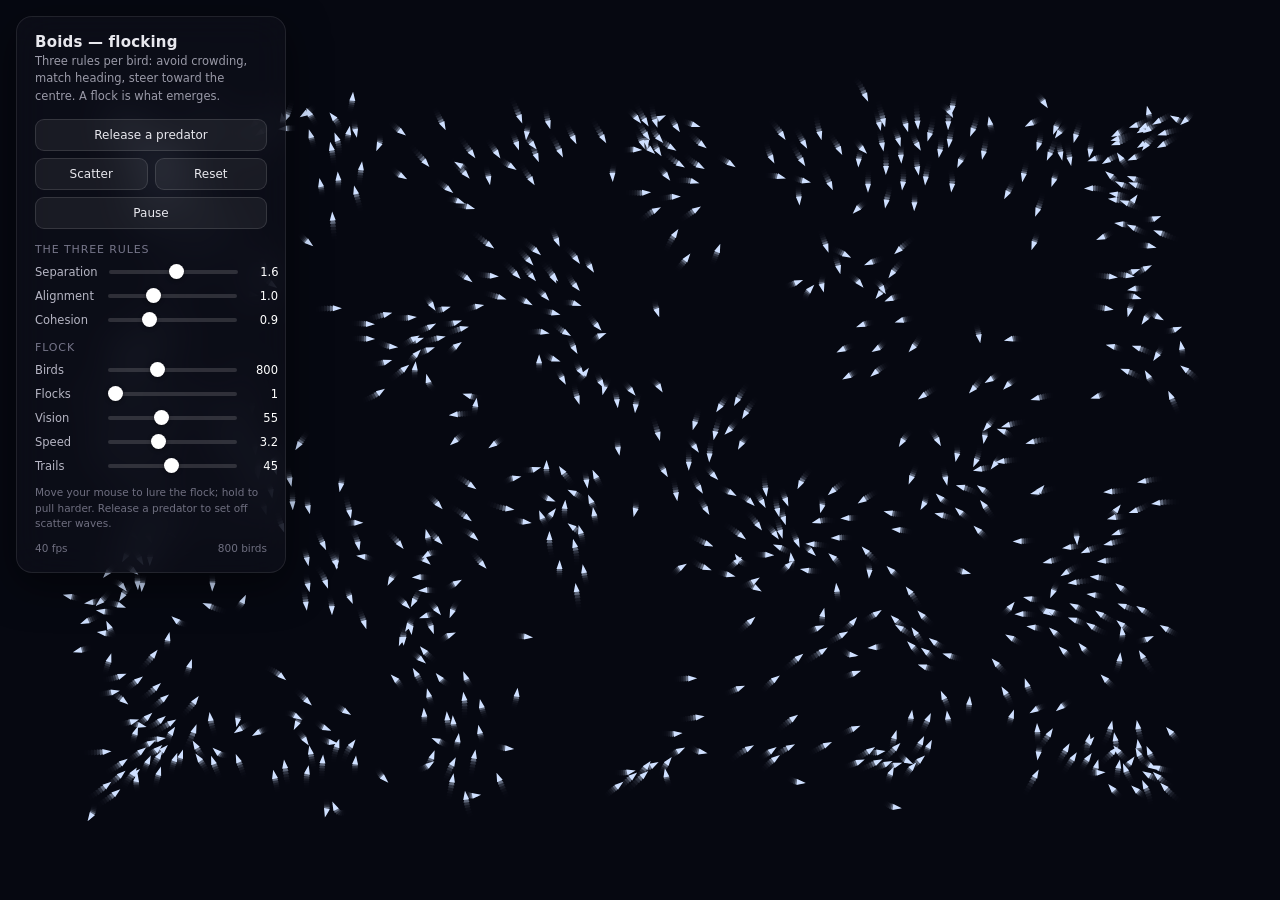
<file: toys/boids.html>
<!DOCTYPE html>
<html lang="en">
<head>
<meta charset="utf-8" />
<meta name="viewport" content="width=device-width, initial-scale=1, maximum-scale=1, user-scalable=no" />
<title>Boids — flocking</title>
<style>
  :root { color-scheme: dark; }
  * { box-sizing: border-box; }
  html, body { margin: 0; height: 100%; overflow: hidden; background: #070912;
    font-family: -apple-system, BlinkMacSystemFont, "Segoe UI", system-ui, sans-serif;
    color: #e8e8ee; -webkit-font-smoothing: antialiased; }
  #c { position: fixed; inset: 0; width: 100%; height: 100%; display: block; touch-action: none; cursor: crosshair; }

  #panel {
    position: fixed; top: 16px; left: 16px; width: 270px; max-height: calc(100% - 32px);
    overflow-y: auto; padding: 16px 18px 18px; border-radius: 16px;
    background: rgba(14, 16, 26, 0.72); border: 1px solid rgba(255,255,255,0.09);
    backdrop-filter: blur(18px) saturate(1.2); -webkit-backdrop-filter: blur(18px) saturate(1.2);
    box-shadow: 0 12px 40px rgba(0,0,0,0.5); z-index: 10; transition: transform .3s ease, opacity .3s ease;
  }
  #panel.hidden { transform: translateX(-110%); opacity: 0; pointer-events: none; }
  #panel h1 { font-size: 15px; font-weight: 600; margin: 0 0 2px; letter-spacing: .2px; }
  #panel .sub { font-size: 11.5px; color: #9a9aa8; margin: 0 0 14px; line-height: 1.5; }

  .row { display: flex; align-items: center; gap: 9px; margin-bottom: 10px; }
  .row label { font-size: 11.5px; color: #b6b6c4; flex: 0 0 62px; }
  .row output { font-size: 11.5px; color: #fff; flex: 0 0 30px; text-align: right; font-variant-numeric: tabular-nums; }
  input[type=range] { -webkit-appearance: none; appearance: none; flex: 1; height: 4px; border-radius: 4px;
    background: rgba(255,255,255,0.14); outline: none; }
  input[type=range]::-webkit-slider-thumb { -webkit-appearance: none; width: 15px; height: 15px; border-radius: 50%;
    background: #fff; cursor: pointer; box-shadow: 0 1px 4px rgba(0,0,0,.4); }
  input[type=range]::-moz-range-thumb { width: 15px; height: 15px; border: none; border-radius: 50%; background: #fff; cursor: pointer; }

  .btns { display: grid; grid-template-columns: 1fr 1fr; gap: 7px; margin: 4px 0 14px; }
  button.act { font: inherit; font-size: 12px; color: #e8e8ee; background: rgba(255,255,255,0.06);
    border: 1px solid rgba(255,255,255,0.12); border-radius: 9px; padding: 8px 6px; cursor: pointer;
    transition: background .15s, transform .05s; }
  button.act:hover { background: rgba(255,255,255,0.13); }
  button.act:active { transform: scale(0.97); }
  button.act.wide { grid-column: 1 / -1; }
  button.act.on { background: rgba(255,77,77,0.26); border-color: rgba(255,120,120,0.5); color: #ffd9d9; }

  .sechead { font-size: 11px; color: #76768a; text-transform: uppercase; letter-spacing: .08em; margin: 14px 0 9px; }
  .hint { font-size: 10.5px; color: #6f6f80; margin-top: 12px; line-height: 1.5; }
  .stats { font-size: 10.5px; color: #6f6f80; margin-top: 10px; display: flex; justify-content: space-between;
    font-variant-numeric: tabular-nums; }

  #toggle { position: fixed; top: 16px; left: 16px; z-index: 11; width: 38px; height: 38px; border-radius: 10px;
    background: rgba(14,16,26,0.72); border: 1px solid rgba(255,255,255,0.12); color: #e8e8ee; cursor: pointer;
    font-size: 17px; display: none; align-items: center; justify-content: center;
    backdrop-filter: blur(18px); -webkit-backdrop-filter: blur(18px); }
  #panel.hidden ~ #toggle { display: flex; }
</style>
</head>
<body>
<canvas id="c"></canvas>
<div id="panel">
  <h1>Boids &mdash; flocking</h1>
  <p class="sub">Three rules per bird: avoid crowding, match heading, steer toward the centre. A flock is what emerges.</p>

  <div class="btns">
    <button class="act wide" id="bPred">Release a predator</button>
    <button class="act" id="bScatter">Scatter</button>
    <button class="act" id="bReset">Reset</button>
    <button class="act wide" id="bPause">Pause</button>
  </div>

  <div class="sechead">The three rules</div>
  <div class="row"><label>Separation</label><input type="range" id="sSep" min="0" max="3" step="0.1" value="1.6"><output id="oSep">1.6</output></div>
  <div class="row"><label>Alignment</label><input type="range" id="sAli" min="0" max="3" step="0.1" value="1"><output id="oAli">1.0</output></div>
  <div class="row"><label>Cohesion</label><input type="range" id="sCoh" min="0" max="3" step="0.1" value="0.9"><output id="oCoh">0.9</output></div>

  <div class="sechead">Flock</div>
  <div class="row"><label>Birds</label><input type="range" id="sN" min="100" max="2000" step="50" value="800"><output id="oN">800</output></div>
  <div class="row"><label>Flocks</label><input type="range" id="sFl" min="1" max="4" step="1" value="1"><output id="oFl">1</output></div>
  <div class="row"><label>Vision</label><input type="range" id="sVis" min="25" max="100" step="5" value="55"><output id="oVis">55</output></div>
  <div class="row"><label>Speed</label><input type="range" id="sSpd" min="1.5" max="6" step="0.1" value="3.2"><output id="oSpd">3.2</output></div>
  <div class="row"><label>Trails</label><input type="range" id="sT" min="0" max="92" step="1" value="45"><output id="oT">45</output></div>

  <div class="hint">Move your mouse to lure the flock; hold to pull harder. Release a predator to set off scatter waves.</div>
  <div class="stats"><span id="stFps">&mdash; fps</span><span id="stN">&mdash;</span></div>
</div>
<button id="toggle" title="Show controls">&#9776;</button>

<script>
"use strict";
(function () {
  const FLOCK_COLORS = ["#cfe0ff", "#74e0bf", "#ffd27f", "#ff9bb3"];
  const PRED_COLOR = "#ff5252";
  const TAU = Math.PI * 2;
  const canvas = document.getElementById("c");
  const ctx = canvas.getContext("2d", { alpha: false });

  let W = 0, H = 0, dpr = 1, scale = 1;
  let n = 800, flocks = 1;
  let sepW = 1.6, aliW = 1.0, cohW = 0.9;
  let visionRef = 55, speedRef = 3.2, fade = 0.55;
  let paused = false;

  // reference (at 1280px wide) constants, scaled by `scale` each frame
  const FORCE_REF = 0.08, MARGIN_REF = 90, TURN_REF = 0.35, SIZE_REF = 3.0;
  const SEP_FRAC = 0.45, MINSPD_FRAC = 0.5;
  const PRED_SPEED_REF = 3.5, FEAR_REF = 120, MOUSE_REF = 230;

  let x, y, vx, vy, nvx, nvy, flock;
  let pred = { x: 0, y: 0, vx: 0, vy: 0, on: false };

  // grid
  let cell = 1, cols = 0, rows = 0, gridSize = -1, head = null, nextArr = new Int32Array(n);

  let mouseX = 0, mouseY = 0, mouseActive = false, mouseDown = false;

  function rand(a, b) { return a + Math.random() * (b - a); }

  function seed() {
    x = new Float32Array(n); y = new Float32Array(n);
    vx = new Float32Array(n); vy = new Float32Array(n);
    nvx = new Float32Array(n); nvy = new Float32Array(n);
    flock = new Int8Array(n); nextArr = new Int32Array(n);
    const sp = speedRef * scale;
    for (let i = 0; i < n; i++) {
      x[i] = rand(0, W); y[i] = rand(0, H);
      const a = rand(0, TAU);
      vx[i] = Math.cos(a) * sp; vy[i] = Math.sin(a) * sp;
      flock[i] = (Math.random() * flocks) | 0;
    }
  }

  function resize() {
    dpr = Math.min(window.devicePixelRatio || 1, 2);
    const cssW = Math.max(window.innerWidth || 0, 320), cssH = Math.max(window.innerHeight || 0, 240);
    const ow = W, oh = H;
    W = Math.round(cssW * dpr); H = Math.round(cssH * dpr);
    canvas.width = W; canvas.height = H;
    canvas.style.width = cssW + "px"; canvas.style.height = cssH + "px";
    scale = W / 1280;
    if (x && ow > 0 && oh > 0) {
      const sx = W / ow, sy = H / oh;
      for (let i = 0; i < n; i++) { x[i] *= sx; y[i] *= sy; }
      pred.x *= sx; pred.y *= sy;
    } else { pred.x = W * 0.5; pred.y = H * 0.5; }
    ctx.fillStyle = "#070912"; ctx.fillRect(0, 0, W, H);
  }

  function ensureGrid(vision) {
    cell = Math.max(1, vision);
    cols = Math.max(1, Math.floor(W / cell));
    rows = Math.max(1, Math.floor(H / cell));
    const size = cols * rows;
    if (size !== gridSize) { head = new Int32Array(size); gridSize = size; }
  }

  function limit(vxv, vyv, max) {
    const m2 = vxv * vxv + vyv * vyv;
    if (m2 > max * max) { const m = max / Math.sqrt(m2); return [vxv * m, vyv * m]; }
    return [vxv, vyv];
  }

  function step() {
    const vision = visionRef * scale, vision2 = vision * vision;
    const sepR = vision * SEP_FRAC, sepR2 = sepR * sepR;
    const maxSpd = speedRef * scale, minSpd = maxSpd * MINSPD_FRAC;
    const maxF = FORCE_REF * scale;
    const margin = MARGIN_REF * scale, turn = TURN_REF * scale;
    const fearR = FEAR_REF * scale, fearR2 = fearR * fearR;
    const mouseR = MOUSE_REF * scale, mouseR2 = mouseR * mouseR;

    ensureGrid(vision);
    head.fill(-1);
    for (let i = 0; i < n; i++) {
      let gx = Math.floor(x[i] / cell); if (gx < 0) gx = 0; else if (gx >= cols) gx = cols - 1;
      let gy = Math.floor(y[i] / cell); if (gy < 0) gy = 0; else if (gy >= rows) gy = rows - 1;
      const c = gy * cols + gx;
      nextArr[i] = head[c]; head[c] = i;
    }

    for (let i = 0; i < n; i++) {
      const xi = x[i], yi = y[i], fi = flock[i];
      let gx = Math.floor(xi / cell); if (gx < 0) gx = 0; else if (gx >= cols) gx = cols - 1;
      let gy = Math.floor(yi / cell); if (gy < 0) gy = 0; else if (gy >= rows) gy = rows - 1;

      let aliX = 0, aliY = 0, cohX = 0, cohY = 0, cnt = 0, sepX = 0, sepY = 0;
      const gx0 = gx > 0 ? gx - 1 : 0, gx1 = gx < cols - 1 ? gx + 1 : cols - 1;
      const gy0 = gy > 0 ? gy - 1 : 0, gy1 = gy < rows - 1 ? gy + 1 : rows - 1;
      for (let cy = gy0; cy <= gy1; cy++) {
        const base = cy * cols;
        for (let cx = gx0; cx <= gx1; cx++) {
          for (let j = head[base + cx]; j >= 0; j = nextArr[j]) {
            if (j === i) continue;
            const dx = x[j] - xi, dy = y[j] - yi, d2 = dx * dx + dy * dy;
            if (d2 > vision2) continue;
            if (flock[j] === fi) { aliX += vx[j]; aliY += vy[j]; cohX += x[j]; cohY += y[j]; cnt++; }
            if (d2 < sepR2 && d2 > 0) { const d = Math.sqrt(d2); sepX -= dx / d; sepY -= dy / d; }
          }
        }
      }

      let accX = 0, accY = 0;
      if (cnt > 0) {
        let am = Math.sqrt(aliX * aliX + aliY * aliY);
        if (am > 0) { let s = limit((aliX / am) * maxSpd - vx[i], (aliY / am) * maxSpd - vy[i], maxF); accX += s[0] * aliW; accY += s[1] * aliW; }
        let cdx = cohX / cnt - xi, cdy = cohY / cnt - yi, cm = Math.sqrt(cdx * cdx + cdy * cdy);
        if (cm > 0) { let s = limit((cdx / cm) * maxSpd - vx[i], (cdy / cm) * maxSpd - vy[i], maxF); accX += s[0] * cohW; accY += s[1] * cohW; }
      }
      if (sepX !== 0 || sepY !== 0) {
        const sm = Math.sqrt(sepX * sepX + sepY * sepY);
        let s = limit((sepX / sm) * maxSpd - vx[i], (sepY / sm) * maxSpd - vy[i], maxF);
        accX += s[0] * sepW; accY += s[1] * sepW;
      }

      if (pred.on) {
        const dx = xi - pred.x, dy = yi - pred.y, d2 = dx * dx + dy * dy;
        if (d2 < fearR2 && d2 > 0) { const d = Math.sqrt(d2), w = (1 - d / fearR); accX += (dx / d) * maxF * 8 * w; accY += (dy / d) * maxF * 8 * w; }
      }
      if (mouseActive) {
        const dx = mouseX - xi, dy = mouseY - yi, d2 = dx * dx + dy * dy;
        if (d2 < mouseR2 && d2 > 1) { const d = Math.sqrt(d2); let s = limit((dx / d) * maxSpd - vx[i], (dy / d) * maxSpd - vy[i], maxF); const w = (mouseDown ? 3.5 : 1.3); accX += s[0] * w; accY += s[1] * w; }
      }

      let nx = vx[i] + accX, ny = vy[i] + accY;
      if (xi < margin) nx += turn; else if (xi > W - margin) nx -= turn;
      if (yi < margin) ny += turn; else if (yi > H - margin) ny -= turn;
      let sp2 = nx * nx + ny * ny;
      if (sp2 > maxSpd * maxSpd) { const m = maxSpd / Math.sqrt(sp2); nx *= m; ny *= m; }
      else if (sp2 < minSpd * minSpd && sp2 > 0) { const m = minSpd / Math.sqrt(sp2); nx *= m; ny *= m; }
      nvx[i] = nx; nvy[i] = ny;
    }

    for (let i = 0; i < n; i++) {
      vx[i] = nvx[i]; vy[i] = nvy[i];
      let px = x[i] + vx[i], py = y[i] + vy[i];
      if (px < 0) { px = 0; vx[i] = Math.abs(vx[i]); } else if (px > W) { px = W; vx[i] = -Math.abs(vx[i]); }
      if (py < 0) { py = 0; vy[i] = Math.abs(vy[i]); } else if (py > H) { py = H; vy[i] = -Math.abs(vy[i]); }
      x[i] = px; y[i] = py;
    }

    if (pred.on) {
      let bi = -1, bd = Infinity;
      for (let i = 0; i < n; i++) { const dx = x[i] - pred.x, dy = y[i] - pred.y, d2 = dx * dx + dy * dy; if (d2 < bd) { bd = d2; bi = i; } }
      const pmax = PRED_SPEED_REF * scale, pf = FORCE_REF * scale * 1.5;
      let ax = 0, ay = 0;
      if (bi >= 0) { const dx = x[bi] - pred.x, dy = y[bi] - pred.y, d = Math.sqrt(dx * dx + dy * dy) || 1; let s = limit((dx / d) * pmax - pred.vx, (dy / d) * pmax - pred.vy, pf); ax = s[0]; ay = s[1]; }
      pred.vx += ax; pred.vy += ay;
      const margin = MARGIN_REF * scale, turn = TURN_REF * scale;
      if (pred.x < margin) pred.vx += turn; else if (pred.x > W - margin) pred.vx -= turn;
      if (pred.y < margin) pred.vy += turn; else if (pred.y > H - margin) pred.vy -= turn;
      let s2 = pred.vx * pred.vx + pred.vy * pred.vy;
      if (s2 > pmax * pmax) { const m = pmax / Math.sqrt(s2); pred.vx *= m; pred.vy *= m; }
      pred.x += pred.vx; pred.y += pred.vy;
      if (pred.x < 0) pred.x = 0; else if (pred.x > W) pred.x = W;
      if (pred.y < 0) pred.y = 0; else if (pred.y > H) pred.y = H;
    }
  }

  function tri(px, py, dx, dy, s) {
    let sp = Math.sqrt(dx * dx + dy * dy); if (sp < 1e-4) { dx = 1; dy = 0; sp = 1; }
    const ux = dx / sp, uy = dy / sp, ex = -uy, ey = ux;
    ctx.moveTo(px + ux * s * 2, py + uy * s * 2);
    ctx.lineTo(px - ux * s + ex * s, py - uy * s + ey * s);
    ctx.lineTo(px - ux * s - ex * s, py - uy * s - ey * s);
    ctx.closePath();
  }

  function render() {
    ctx.globalCompositeOperation = "source-over";
    ctx.fillStyle = "rgba(7,9,18," + fade + ")";
    ctx.fillRect(0, 0, W, H);
    const s = Math.max(2, SIZE_REF * scale);
    for (let f = 0; f < flocks; f++) {
      ctx.fillStyle = FLOCK_COLORS[f];
      ctx.beginPath();
      for (let i = 0; i < n; i++) { if (flock[i] !== f) continue; tri(x[i], y[i], vx[i], vy[i], s); }
      ctx.fill();
    }
    if (pred.on) {
      ctx.fillStyle = PRED_COLOR;
      ctx.beginPath(); tri(pred.x, pred.y, pred.vx, pred.vy, s * 2.4); ctx.fill();
    }
  }

  let lastFps = performance.now(), frames = 0;
  function loop() {
    if (!paused) step();
    render();
    frames++;
    const now = performance.now();
    if (now - lastFps >= 500) { document.getElementById("stFps").textContent = Math.round(frames * 1000 / (now - lastFps)) + " fps"; frames = 0; lastFps = now; }
    requestAnimationFrame(loop);
  }

  function scatter() {
    const sp = speedRef * scale * 2.2;
    for (let i = 0; i < n; i++) { const a = rand(0, TAU); vx[i] += Math.cos(a) * sp; vy[i] += Math.sin(a) * sp; }
  }

  canvas.addEventListener("pointermove", e => { const r = canvas.getBoundingClientRect(); const k = W / r.width; mouseX = (e.clientX - r.left) * k; mouseY = (e.clientY - r.top) * k; mouseActive = true; });
  canvas.addEventListener("pointerdown", () => { mouseDown = true; mouseActive = true; });
  window.addEventListener("pointerup", () => { mouseDown = false; });
  canvas.addEventListener("pointerleave", () => { mouseActive = false; mouseDown = false; });

  function bind(id, oid, fn, fmt) { const el = document.getElementById(id), o = document.getElementById(oid); el.addEventListener("input", () => { fn(parseFloat(el.value)); o.textContent = fmt ? fmt(el.value) : el.value; }); }
  bind("sSep", "oSep", v => sepW = v, x => (+x).toFixed(1));
  bind("sAli", "oAli", v => aliW = v, x => (+x).toFixed(1));
  bind("sCoh", "oCoh", v => cohW = v, x => (+x).toFixed(1));
  bind("sN", "oN", v => { n = v | 0; seed(); document.getElementById("stN").textContent = n + " birds"; });
  bind("sFl", "oFl", v => { flocks = v | 0; for (let i = 0; i < n; i++) flock[i] = (Math.random() * flocks) | 0; });
  bind("sVis", "oVis", v => { visionRef = v; gridSize = -1; });
  bind("sSpd", "oSpd", v => speedRef = v, x => (+x).toFixed(1));
  bind("sT", "oT", v => fade = Math.max(0.04, 1 - v / 100));

  const predBtn = document.getElementById("bPred");
  predBtn.addEventListener("click", () => { pred.on = !pred.on; if (pred.on) { pred.x = rand(0, W); pred.y = rand(0, H); pred.vx = 0; pred.vy = 0; } predBtn.textContent = pred.on ? "Remove predator" : "Release a predator"; predBtn.classList.toggle("on", pred.on); });
  document.getElementById("bScatter").addEventListener("click", scatter);
  document.getElementById("bReset").addEventListener("click", seed);
  const pauseBtn = document.getElementById("bPause");
  pauseBtn.addEventListener("click", () => { paused = !paused; pauseBtn.textContent = paused ? "Play" : "Pause"; });

  const panel = document.getElementById("panel"), toggle = document.getElementById("toggle");
  toggle.addEventListener("click", () => panel.classList.remove("hidden"));
  document.addEventListener("keydown", e => {
    if (e.key === " ") { paused = !paused; pauseBtn.textContent = paused ? "Play" : "Pause"; e.preventDefault(); }
    else if (e.key === "p" || e.key === "P") predBtn.click();
    else if (e.key === "s" || e.key === "S") scatter();
    else if (e.key === "h" || e.key === "H") panel.classList.toggle("hidden");
  });
  window.addEventListener("resize", resize);

  resize();
  seed();
  document.getElementById("stN").textContent = n + " birds";
  requestAnimationFrame(loop);
})();
</script>
</body>
</html>
</file>
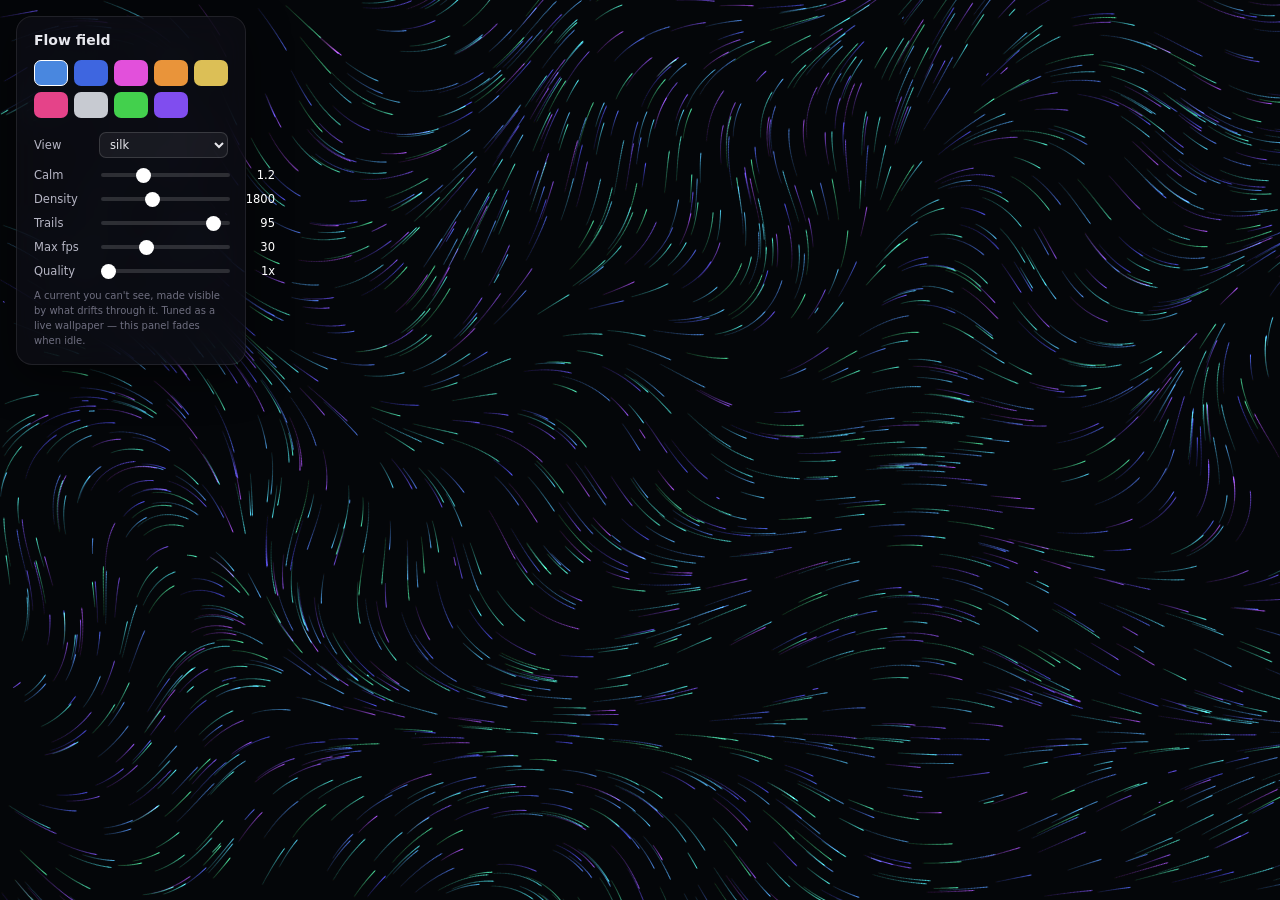
<file: toys/flow-field.html>
<!DOCTYPE html>
<html lang="en">
<head>
<meta charset="utf-8" />
<meta name="viewport" content="width=device-width, initial-scale=1, maximum-scale=1, user-scalable=no" />
<title>Flow field</title>
<style>
  :root { color-scheme: dark; }
  * { box-sizing: border-box; }
  html, body { margin: 0; height: 100%; overflow: hidden; background: #04060a;
    font-family: -apple-system, BlinkMacSystemFont, "Segoe UI", system-ui, sans-serif; color: #e8e8ee; -webkit-font-smoothing: antialiased; }
  #c { position: fixed; inset: 0; width: 100%; height: 100%; display: block; }
  #panel { position: fixed; top: 16px; left: 16px; width: 230px; padding: 15px 17px 16px; border-radius: 16px;
    background: rgba(14,14,22,0.66); border: 1px solid rgba(255,255,255,0.09);
    backdrop-filter: blur(18px) saturate(1.2); -webkit-backdrop-filter: blur(18px) saturate(1.2);
    box-shadow: 0 12px 40px rgba(0,0,0,0.5); z-index: 10; transition: opacity .6s ease; }
  #panel.fade { opacity: 0; pointer-events: none; }
  #panel h1 { font-size: 14px; font-weight: 600; margin: 0 0 12px; }
  .pals { display: grid; grid-template-columns: repeat(5, 1fr); gap: 6px; margin-bottom: 14px; }
  .pal { height: 26px; border-radius: 7px; cursor: pointer; border: 1.5px solid transparent; }
  .pal.sel { border-color: #fff; }
  .row { display: flex; align-items: center; gap: 9px; margin-bottom: 10px; }
  .row label { font-size: 11.5px; color: #b6b6c4; flex: 0 0 56px; }
  .row output { font-size: 11.5px; color: #fff; flex: 0 0 34px; text-align: right; font-variant-numeric: tabular-nums; }
  input[type=range] { -webkit-appearance: none; appearance: none; flex: 1; height: 4px; border-radius: 4px; background: rgba(255,255,255,0.14); outline: none; }
  input[type=range]::-webkit-slider-thumb { -webkit-appearance: none; width: 15px; height: 15px; border-radius: 50%; background: #fff; cursor: pointer; }
  input[type=range]::-moz-range-thumb { width: 15px; height: 15px; border: none; border-radius: 50%; background: #fff; cursor: pointer; }
  .hint { font-size: 10px; color: #6f6f80; margin-top: 9px; line-height: 1.5; }
</style>
</head>
<body>
<canvas id="c"></canvas>
<div id="panel">
  <h1>Flow field</h1>
  <div class="pals" id="pals"></div>
  <div class="row"><label>View</label><select id="sStyle" style="flex:1;background:rgba(255,255,255,0.06);color:#e8e8ee;border:1px solid rgba(255,255,255,0.14);border-radius:7px;padding:4px 6px;font:inherit;font-size:11.5px;outline:none"></select></div>
  <div class="row"><label>Calm</label><input type="range" id="sSpd" min="0.4" max="3" step="0.1" value="1.2"><output id="oSpd">1.2</output></div>
  <div class="row"><label>Density</label><input type="range" id="sN" min="400" max="4000" step="100" value="1800"><output id="oN">1800</output></div>
  <div class="row"><label>Trails</label><input type="range" id="sTr" min="60" max="98" step="1" value="95"><output id="oTr">95</output></div>
  <div class="row"><label>Max fps</label><input type="range" id="sFps" min="15" max="60" step="5" value="30"><output id="oFps">30</output></div>
  <div class="row"><label>Quality</label><input type="range" id="sQ" min="1" max="2" step="0.5" value="1"><output id="oQ">1x</output></div>
  <div class="hint">A current you can't see, made visible by what drifts through it. Tuned as a live wallpaper &mdash; this panel fades when idle.</div>
</div>
<script>
"use strict";
(function () {
  const canvas = document.getElementById("c");
  const ctx = canvas.getContext("2d", { alpha: false });
  const TAU = Math.PI * 2, BUCKETS = 16;

  const PALETTES = [
    { name: "aurora", bg: "#04060a", h0: 150, hr: 130, s: 70, l: 58 },
    { name: "ocean",  bg: "#02060c", h0: 185, hr: 80,  s: 72, l: 56 },
    { name: "nebula", bg: "#06040c", h0: 248, hr: 110, s: 72, l: 60 },
    { name: "ember",  bg: "#0a0406", h0: 348, hr: 86,  s: 80, l: 57 },
    { name: "gold",   bg: "#070605", h0: 36,  hr: 22,  s: 66, l: 60 },
    { name: "sunset", bg: "#0a0510", h0: 268, hr: 132, s: 76, l: 58 },
    { name: "mono",   bg: "#070709", h0: 214, hr: 16,  s: 10, l: 80 },
    { name: "forest", bg: "#04080a", h0: 82,  hr: 84,  s: 60, l: 54 },
    { name: "vapor",  bg: "#0a0414", h0: 188, hr: 142, s: 84, l: 62 }
  ];
  let pal = PALETTES[0];

  let W = 0, H = 0, dpr = 1, qCap = 1, scale = 1;
  let N = 1800, speed = 1.2, fade = 0.05, fpsCap = 30;
  let paused = false, t = 0, drift = 0;
  const STYLES = [
    { name: "silk",   turns: 0.55, lw: 1.0, fade: 0.05,  dot: false, speed: 1.0 },
    { name: "wisps",  turns: 1.10, lw: 1.1, fade: 0.10,  dot: false, speed: 1.0 },
    { name: "marble", turns: 0.80, lw: 1.4, fade: 0.022, dot: false, speed: 0.8 },
    { name: "dust",   turns: 0.70, lw: 1.0, fade: 0.09,  dot: true,  speed: 0.9 },
    { name: "storm",  turns: 1.70, lw: 0.9, fade: 0.13,  dot: false, speed: 1.3 },
    { name: "ribbons", turns: 0.50, lw: 3.4, fade: 0.05, dot: false, speed: 1.0, a: 0.26 },
    { name: "constellation", turns: 0.35, lw: 1.0, fade: 0.85, dot: false, star: true, speed: 0.5, a: 1.0 }
  ];
  let turns = 0.55, lwMul = 1.0, dotMode = false, styleSpeed = 1.0, styleAlpha = 0.5, starMode = false;

  let px, py, ox, oy, spd, life, bk;
  const perm = new Uint8Array(512);
  (function () { const p = []; for (let i = 0; i < 256; i++) p[i] = i; for (let i = 255; i > 0; i--) { const j = (Math.random() * (i + 1)) | 0; const tmp = p[i]; p[i] = p[j]; p[j] = tmp; } for (let i = 0; i < 512; i++) perm[i] = p[i & 255]; })();
  function fadeC(t) { return t * t * t * (t * (t * 6 - 15) + 10); }
  function lerp(a, b, t) { return a + t * (b - a); }
  function grad(h, x, y, z) { h &= 15; const u = h < 8 ? x : y; const v = h < 4 ? y : (h === 12 || h === 14 ? x : z); return ((h & 1) ? -u : u) + ((h & 2) ? -v : v); }
  function perlin(x, y, z) {
    const X = Math.floor(x) & 255, Y = Math.floor(y) & 255, Z = Math.floor(z) & 255;
    x -= Math.floor(x); y -= Math.floor(y); z -= Math.floor(z);
    const u = fadeC(x), v = fadeC(y), w = fadeC(z);
    const A = perm[X] + Y, AA = perm[A] + Z, AB = perm[A + 1] + Z, B = perm[X + 1] + Y, BA = perm[B] + Z, BB = perm[B + 1] + Z;
    return lerp(lerp(lerp(grad(perm[AA], x, y, z), grad(perm[BA], x - 1, y, z), u), lerp(grad(perm[AB], x, y - 1, z), grad(perm[BB], x - 1, y - 1, z), u), v),
                lerp(lerp(grad(perm[AA + 1], x, y, z - 1), grad(perm[BA + 1], x - 1, y, z - 1), u), lerp(grad(perm[AB + 1], x, y - 1, z - 1), grad(perm[BB + 1], x - 1, y - 1, z - 1), u), v), w);
  }

  function spawn(i) { px[i] = Math.random() * W; py[i] = Math.random() * H; ox[i] = px[i]; oy[i] = py[i]; spd[i] = speed * styleSpeed * scale * (0.6 + Math.random() * 0.8); life[i] = 60 + (Math.random() * 220) | 0; bk[i] = (Math.random() * BUCKETS) | 0; }
  function seed() { px = new Float32Array(N); py = new Float32Array(N); ox = new Float32Array(N); oy = new Float32Array(N); spd = new Float32Array(N); life = new Int16Array(N); bk = new Int8Array(N); for (let i = 0; i < N; i++) spawn(i); }

  function resize() {
    dpr = Math.min(window.devicePixelRatio || 1, qCap);
    const cssW = Math.max(window.innerWidth || 0, 320), cssH = Math.max(window.innerHeight || 0, 240);
    W = Math.round(cssW * dpr); H = Math.round(cssH * dpr);
    canvas.width = W; canvas.height = H; canvas.style.width = cssW + "px"; canvas.style.height = cssH + "px";
    scale = Math.max(0.5, W / 1280);
    ctx.fillStyle = pal.bg; ctx.fillRect(0, 0, W, H);
  }

  function step() {
    t += 1; drift += 0.03;
    const FS = 3.5 / W, TS = 0.0009;
    for (let i = 0; i < N; i++) {
      ox[i] = px[i]; oy[i] = py[i];
      const a = perlin(px[i] * FS, py[i] * FS, t * TS) * TAU * turns;
      px[i] += Math.cos(a) * spd[i]; py[i] += Math.sin(a) * spd[i];
      life[i]--;
      if (life[i] <= 0 || px[i] < -5 || px[i] > W + 5 || py[i] < -5 || py[i] > H + 5) spawn(i);
    }
  }

  function render() {
    ctx.globalCompositeOperation = "source-over";
    ctx.fillStyle = pal.bg; ctx.globalAlpha = fade; ctx.fillRect(0, 0, W, H);
    ctx.globalCompositeOperation = "lighter";
    if (starMode) {
      const cols = [];
      for (let b = 0; b < BUCKETS; b++) { let hue = pal.h0 + drift + (b / BUCKETS) * pal.hr; hue = ((hue % 360) + 360) % 360; cols[b] = "hsl(" + hue.toFixed(0) + "," + pal.s + "%," + Math.min(92, pal.l + 20) + "%)"; }
      for (let i = 0; i < N; i++) {
        const tw = 0.35 + 0.65 * (0.5 + 0.5 * Math.sin(t * 0.06 + i * 1.7));
        ctx.globalAlpha = styleAlpha * tw; ctx.fillStyle = cols[bk[i]];
        const sr = (0.7 + 1.5 * tw) * scale;
        ctx.beginPath(); ctx.arc(px[i], py[i], sr, 0, TAU); ctx.fill();
      }
      ctx.globalAlpha = 1; ctx.globalCompositeOperation = "source-over"; return;
    }
    ctx.globalAlpha = styleAlpha;
    ctx.lineWidth = Math.max(0.8, 1.15 * scale * lwMul); ctx.lineCap = "round";
    const dr = Math.max(1.0, 1.35 * scale);
    for (let b = 0; b < BUCKETS; b++) {
      let hue = pal.h0 + drift + (b / BUCKETS) * pal.hr; hue = ((hue % 360) + 360) % 360;
      const col = "hsl(" + hue.toFixed(0) + "," + pal.s + "%," + pal.l + "%)";
      ctx.beginPath();
      if (dotMode) {
        ctx.fillStyle = col;
        for (let i = 0; i < N; i++) { if (bk[i] !== b) continue; ctx.moveTo(px[i] + dr, py[i]); ctx.arc(px[i], py[i], dr, 0, TAU); }
        ctx.fill();
      } else {
        ctx.strokeStyle = col;
        for (let i = 0; i < N; i++) { if (bk[i] !== b) continue; const dx = px[i] - ox[i], dy = py[i] - oy[i]; if (dx * dx + dy * dy > 400) continue; ctx.moveTo(ox[i], oy[i]); ctx.lineTo(px[i], py[i]); }
        ctx.stroke();
      }
    }
    ctx.globalAlpha = 1; ctx.globalCompositeOperation = "source-over";
  }

  let lastFrame = 0;
  function loop(now) {
    requestAnimationFrame(loop);
    if (document.hidden) return;
    const interval = 1000 / fpsCap;
    if (now - lastFrame < interval - 1) return;
    lastFrame = now;
    if (!paused) step();
    render();
  }

  const palsEl = document.getElementById("pals");
  PALETTES.forEach((p, idx) => {
    const d = document.createElement("div"); d.className = "pal" + (idx === 0 ? " sel" : "");
    d.style.background = "hsl(" + (p.h0 + p.hr * 0.5) + "," + p.s + "%," + p.l + "%)";
    d.title = p.name;
    d.addEventListener("click", () => { pal = p; document.querySelectorAll(".pal").forEach(e => e.classList.remove("sel")); d.classList.add("sel"); ctx.fillStyle = pal.bg; ctx.fillRect(0, 0, W, H); });
    palsEl.appendChild(d);
  });
  function bind(id, oid, fn, fmt) { const el = document.getElementById(id), o = document.getElementById(oid); el.addEventListener("input", () => { fn(parseFloat(el.value)); o.textContent = fmt ? fmt(el.value) : el.value; }); }
  bind("sSpd", "oSpd", v => { speed = v; for (let i = 0; i < N; i++) spd[i] = speed * styleSpeed * scale * (0.6 + Math.random() * 0.8); }, x => (+x).toFixed(1));
  bind("sN", "oN", v => { N = v | 0; seed(); });
  bind("sTr", "oTr", v => fade = Math.max(0.012, (100 - v) / 100));
  bind("sFps", "oFps", v => fpsCap = v | 0);
  bind("sQ", "oQ", v => { qCap = v; resize(); }, x => (+x) + "x");

  function applyStyle(s) { turns = s.turns; lwMul = s.lw; dotMode = s.dot; starMode = !!s.star; styleAlpha = s.a || 0.5; fade = s.fade; styleSpeed = s.speed; for (let i = 0; i < N; i++) spd[i] = speed * styleSpeed * scale * (0.6 + Math.random() * 0.8); const tr = Math.round(100 - fade * 100), trEl = document.getElementById("sTr"); if (trEl) { trEl.value = tr; document.getElementById("oTr").textContent = tr; } }
  const styEl = document.getElementById("sStyle");
  STYLES.forEach((s, i) => { const o = document.createElement("option"); o.value = i; o.textContent = s.name; styEl.appendChild(o); });
  styEl.addEventListener("change", () => applyStyle(STYLES[styEl.value | 0]));

  const panel = document.getElementById("panel");
  let hideTimer = 0;
  function poke() { panel.classList.remove("fade"); clearTimeout(hideTimer); hideTimer = setTimeout(() => panel.classList.add("fade"), 2800); }
  window.addEventListener("pointermove", poke); poke();
  document.addEventListener("keydown", e => { if (e.key === " ") { paused = !paused; e.preventDefault(); } else if (e.key === "n" || e.key === "N") { const i = (PALETTES.indexOf(pal) + 1) % PALETTES.length; document.querySelectorAll(".pal")[i].click(); } });
  window.addEventListener("resize", resize);

  resize(); seed();
  requestAnimationFrame(loop);
})();
</script>
</body>
</html>
</file>
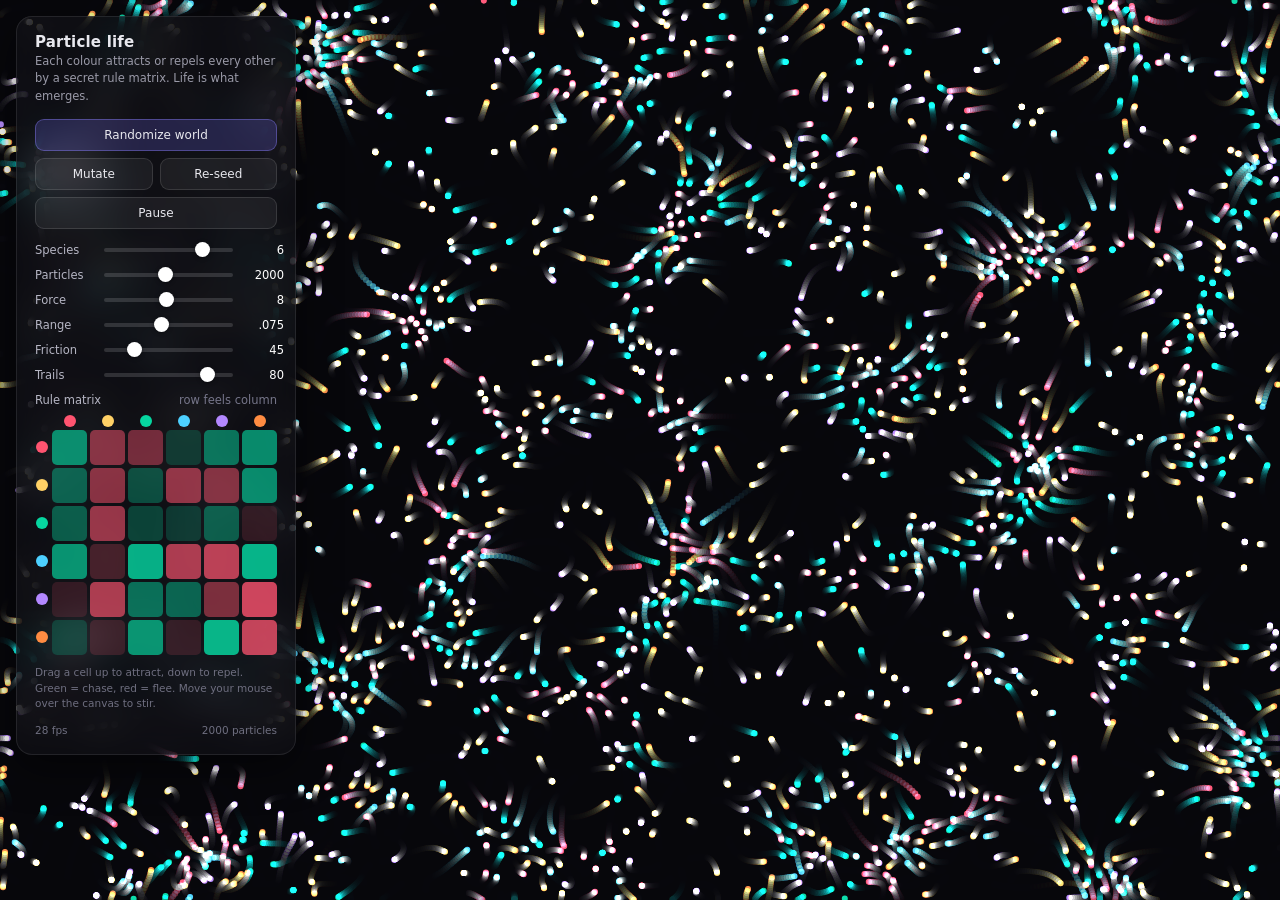
<file: toys/particle-life.html>
<!DOCTYPE html>
<html lang="en">
<head>
<meta charset="utf-8" />
<meta name="viewport" content="width=device-width, initial-scale=1, maximum-scale=1, user-scalable=no" />
<title>Particle Life</title>
<style>
  :root { color-scheme: dark; }
  * { box-sizing: border-box; }
  html, body { margin: 0; height: 100%; overflow: hidden; background: #07070b;
    font-family: -apple-system, BlinkMacSystemFont, "Segoe UI", system-ui, sans-serif;
    color: #e8e8ee; -webkit-font-smoothing: antialiased; }
  #c { position: fixed; inset: 0; width: 100%; height: 100%; display: block; touch-action: none; cursor: crosshair; }

  #panel {
    position: fixed; top: 16px; left: 16px; width: 280px; max-height: calc(100% - 32px);
    overflow-y: auto; padding: 16px 18px 18px; border-radius: 16px;
    background: rgba(16, 16, 22, 0.72); border: 1px solid rgba(255,255,255,0.09);
    backdrop-filter: blur(18px) saturate(1.2); -webkit-backdrop-filter: blur(18px) saturate(1.2);
    box-shadow: 0 12px 40px rgba(0,0,0,0.5); z-index: 10; transition: transform .3s ease, opacity .3s ease;
  }
  #panel.hidden { transform: translateX(-110%); opacity: 0; pointer-events: none; }
  #panel h1 { font-size: 15px; font-weight: 600; margin: 0 0 2px; letter-spacing: .2px; }
  #panel .sub { font-size: 11.5px; color: #9a9aa8; margin: 0 0 14px; line-height: 1.5; }

  .row { display: flex; align-items: center; gap: 9px; margin-bottom: 11px; }
  .row label { font-size: 11.5px; color: #b6b6c4; flex: 0 0 58px; }
  .row output { font-size: 11.5px; color: #fff; flex: 0 0 40px; text-align: right; font-variant-numeric: tabular-nums; }
  input[type=range] { -webkit-appearance: none; appearance: none; flex: 1; height: 4px; border-radius: 4px;
    background: rgba(255,255,255,0.14); outline: none; }
  input[type=range]::-webkit-slider-thumb { -webkit-appearance: none; width: 15px; height: 15px; border-radius: 50%;
    background: #fff; cursor: pointer; box-shadow: 0 1px 4px rgba(0,0,0,.4); }
  input[type=range]::-moz-range-thumb { width: 15px; height: 15px; border: none; border-radius: 50%; background: #fff; cursor: pointer; }

  .btns { display: grid; grid-template-columns: 1fr 1fr; gap: 7px; margin: 4px 0 14px; }
  button.act { font: inherit; font-size: 12px; color: #e8e8ee; background: rgba(255,255,255,0.06);
    border: 1px solid rgba(255,255,255,0.12); border-radius: 9px; padding: 8px 6px; cursor: pointer;
    transition: background .15s, transform .05s; }
  button.act:hover { background: rgba(255,255,255,0.13); }
  button.act:active { transform: scale(0.97); }
  button.act.wide { grid-column: 1 / -1; }
  button.act.primary { background: rgba(120,110,255,0.22); border-color: rgba(140,130,255,0.4); }
  button.act.primary:hover { background: rgba(120,110,255,0.34); }

  .mtxwrap { margin-top: 4px; }
  .mtxlabel { font-size: 11.5px; color: #b6b6c4; margin-bottom: 8px; display: flex; justify-content: space-between; }
  .mtxlabel span { color: #76768a; }
  #matrix { display: grid; gap: 3px; user-select: none; touch-action: none; }
  .cell { aspect-ratio: 1; border-radius: 5px; cursor: ns-resize; position: relative;
    background: #1a1a24; transition: box-shadow .1s; }
  .cell:hover { box-shadow: inset 0 0 0 1.5px rgba(255,255,255,0.5); }
  .hdr { border-radius: 50%; align-self: center; justify-self: center; }
  .hint { font-size: 10.5px; color: #6f6f80; margin-top: 10px; line-height: 1.5; }
  .stats { font-size: 10.5px; color: #6f6f80; margin-top: 12px; display: flex; justify-content: space-between;
    font-variant-numeric: tabular-nums; }

  #toggle { position: fixed; top: 16px; left: 16px; z-index: 11; width: 38px; height: 38px; border-radius: 10px;
    background: rgba(16,16,22,0.72); border: 1px solid rgba(255,255,255,0.12); color: #e8e8ee; cursor: pointer;
    font-size: 17px; display: none; align-items: center; justify-content: center;
    backdrop-filter: blur(18px); -webkit-backdrop-filter: blur(18px); }
  #panel.hidden ~ #toggle { display: flex; }
</style>
</head>
<body>
<canvas id="c"></canvas>
<div id="panel">
  <h1>Particle life</h1>
  <p class="sub">Each colour attracts or repels every other by a secret rule matrix. Life is what emerges.</p>

  <div class="btns">
    <button class="act primary wide" id="bRand">Randomize world</button>
    <button class="act" id="bMut">Mutate</button>
    <button class="act" id="bReset">Re-seed</button>
    <button class="act wide" id="bPause">Pause</button>
  </div>

  <div class="row"><label>Species</label><input type="range" id="sK" min="2" max="7" step="1" value="6"><output id="oK">6</output></div>
  <div class="row"><label>Particles</label><input type="range" id="sN" min="200" max="4000" step="100" value="2000"><output id="oN">2000</output></div>
  <div class="row"><label>Force</label><input type="range" id="sF" min="0.5" max="16" step="0.5" value="8"><output id="oF">8</output></div>
  <div class="row"><label>Range</label><input type="range" id="sR" min="0.04" max="0.12" step="0.005" value="0.075"><output id="oR">.075</output></div>
  <div class="row"><label>Friction</label><input type="range" id="sD" min="10" max="180" step="5" value="45"><output id="oD">45</output></div>
  <div class="row"><label>Trails</label><input type="range" id="sT" min="0" max="95" step="1" value="80"><output id="oT">80</output></div>

  <div class="mtxwrap">
    <div class="mtxlabel">Rule matrix <span>row feels column</span></div>
    <div id="matrix"></div>
    <div class="hint">Drag a cell up to attract, down to repel. Green = chase, red = flee. Move your mouse over the canvas to stir.</div>
  </div>
  <div class="stats"><span id="stFps">— fps</span><span id="stN">—</span></div>
</div>
<button id="toggle" title="Show controls">&#9776;</button>

<script>
"use strict";
(function () {
  const COLORS = ["#ff5470", "#ffd166", "#06d6a0", "#4dd0ff", "#b388ff", "#ff8c42", "#f15bb5"];
  const TAU = Math.PI * 2;
  const canvas = document.getElementById("c");
  const ctx = canvas.getContext("2d", { alpha: false });

  let W = 0, H = 0, aspect = 1, dpr = 1, radiusPx = 2;

  // simulation parameters
  let K = 6, n = 2000;
  let rMax = 0.075, forceFactor = 8, frictionHalfLife = 0.045, dt = 0.016;
  let fade = 0.2, frictionFactor = 0.5;
  let paused = false;

  // particle state
  let posX, posY, velX, velY, species;
  // interaction matrix, K*K, A[i*K+j] = force on species i from species j
  let A = new Float32Array(K * K);

  // spatial grid (linked-list)
  let cols = 0, rows = 0, gridSize = -1, head = null, nextArr = new Int32Array(n);

  // mouse
  let mouseX = 0, mouseY = 0, mouseActive = false, mouseDown = false;

  function rand(a, b) { return a + Math.random() * (b - a); }
  function clamp(v, lo, hi) { return v < lo ? lo : v > hi ? hi : v; }

  function recomputeFriction() { frictionFactor = Math.pow(0.5, dt / frictionHalfLife); }

  function randomizeMatrix() {
    A = new Float32Array(K * K);
    for (let i = 0; i < K * K; i++) A[i] = rand(-1, 1);
    buildMatrixUI();
  }
  function mutateMatrix() {
    for (let i = 0; i < K * K; i++) {
      A[i] = clamp(A[i] + (Math.random() + Math.random() + Math.random() - 1.5) * 0.5, -1, 1);
    }
    paintMatrixUI();
  }

  function seedParticles() {
    posX = new Float32Array(n); posY = new Float32Array(n);
    velX = new Float32Array(n); velY = new Float32Array(n);
    species = new Int8Array(n);
    nextArr = new Int32Array(n);
    for (let i = 0; i < n; i++) {
      posX[i] = Math.random();
      posY[i] = Math.random() * aspect;
      velX[i] = 0; velY[i] = 0;
      species[i] = (Math.random() * K) | 0;
    }
  }

  function resize() {
    dpr = Math.min(window.devicePixelRatio || 1, 2);
    const cssW = Math.max(window.innerWidth || 0, 320), cssH = Math.max(window.innerHeight || 0, 240);
    const oldAspect = aspect;
    W = Math.round(cssW * dpr); H = Math.round(cssH * dpr);
    canvas.width = W; canvas.height = H;
    canvas.style.width = cssW + "px"; canvas.style.height = cssH + "px";
    aspect = (W > 0 && H > 0) ? H / W : 0.6;
    radiusPx = Math.max(1.4, (W / 720) * 1.7);
    if (posY && oldAspect > 0 && aspect !== oldAspect) {
      const s = aspect / oldAspect;
      for (let i = 0; i < n; i++) posY[i] *= s;
    }
    ctx.fillStyle = "#07070b"; ctx.fillRect(0, 0, W, H);
  }

  function ensureGrid() {
    cols = Math.max(1, Math.floor(1 / rMax));
    rows = Math.max(1, Math.floor(aspect / rMax));
    const size = cols * rows;
    if (size !== gridSize) { head = new Int32Array(size); gridSize = size; }
  }

  function forceFn(r, a) {
    const beta = 0.3;
    if (r < beta) return r / beta - 1;
    if (r < 1) return a * (1 - Math.abs(2 * r - 1 - beta) / (1 - beta));
    return 0;
  }

  function step() {
    ensureGrid();
    head.fill(-1);
    for (let i = 0; i < n; i++) {
      let cx = Math.floor(posX[i] * cols); if (cx < 0) cx = 0; else if (cx >= cols) cx = cols - 1;
      let cy = Math.floor((posY[i] / aspect) * rows); if (cy < 0) cy = 0; else if (cy >= rows) cy = rows - 1;
      const c = cy * cols + cx;
      nextArr[i] = head[c]; head[c] = i;
    }
    const r2 = rMax * rMax, halfH = aspect * 0.5;
    const nxList = [0, 0, 0], nyList = [0, 0, 0];

    for (let i = 0; i < n; i++) {
      const xi = posX[i], yi = posY[i], si = species[i] * K;
      let cx = Math.floor(xi * cols); if (cx < 0) cx = 0; else if (cx >= cols) cx = cols - 1;
      let cy = Math.floor((yi / aspect) * rows); if (cy < 0) cy = 0; else if (cy >= rows) cy = rows - 1;

      let ncx, ncy;
      if (cols >= 3) { nxList[0] = (cx - 1 + cols) % cols; nxList[1] = cx; nxList[2] = (cx + 1) % cols; ncx = 3; }
      else { for (let k = 0; k < cols; k++) nxList[k] = k; ncx = cols; }
      if (rows >= 3) { nyList[0] = (cy - 1 + rows) % rows; nyList[1] = cy; nyList[2] = (cy + 1) % rows; ncy = 3; }
      else { for (let k = 0; k < rows; k++) nyList[k] = k; ncy = rows; }

      let fx = 0, fy = 0;
      for (let yy = 0; yy < ncy; yy++) {
        const base = nyList[yy] * cols;
        for (let xx = 0; xx < ncx; xx++) {
          for (let j = head[base + nxList[xx]]; j >= 0; j = nextArr[j]) {
            if (j === i) continue;
            let dx = posX[j] - xi, dy = posY[j] - yi;
            if (dx > 0.5) dx -= 1; else if (dx < -0.5) dx += 1;
            if (dy > halfH) dy -= aspect; else if (dy < -halfH) dy += aspect;
            const d2 = dx * dx + dy * dy;
            if (d2 >= r2 || d2 === 0) continue;
            const d = Math.sqrt(d2);
            const f = forceFn(d / rMax, A[si + species[j]]);
            fx += (dx / d) * f; fy += (dy / d) * f;
          }
        }
      }

      if (mouseActive) {
        let dx = xi - mouseX, dy = yi - mouseY;
        if (dx > 0.5) dx -= 1; else if (dx < -0.5) dx += 1;
        if (dy > halfH) dy -= aspect; else if (dy < -halfH) dy += aspect;
        const mr = 0.13, d2 = dx * dx + dy * dy;
        if (d2 < mr * mr && d2 > 1e-9) {
          const d = Math.sqrt(d2), push = (1 - d / mr) * (mouseDown ? 9 : 3.5) / (rMax * forceFactor);
          fx += (dx / d) * push; fy += (dy / d) * push;
        }
      }

      fx *= rMax * forceFactor; fy *= rMax * forceFactor;
      velX[i] = velX[i] * frictionFactor + fx * dt;
      velY[i] = velY[i] * frictionFactor + fy * dt;
    }

    for (let i = 0; i < n; i++) {
      let x = posX[i] + velX[i] * dt, y = posY[i] + velY[i] * dt;
      if (x < 0) x += 1; else if (x >= 1) x -= 1;
      if (y < 0) y += aspect; else if (y >= aspect) y -= aspect;
      posX[i] = x; posY[i] = y;
    }
  }

  function render() {
    ctx.globalCompositeOperation = "source-over";
    ctx.fillStyle = "rgba(7,7,11," + fade + ")";
    ctx.fillRect(0, 0, W, H);
    ctx.globalCompositeOperation = "lighter";
    const r = radiusPx;
    for (let s = 0; s < K; s++) {
      ctx.fillStyle = COLORS[s];
      ctx.beginPath();
      for (let i = 0; i < n; i++) {
        if (species[i] !== s) continue;
        const x = posX[i] * W, y = posY[i] * W;
        ctx.moveTo(x + r, y);
        ctx.arc(x, y, r, 0, TAU);
      }
      ctx.fill();
    }
    ctx.globalCompositeOperation = "source-over";
  }

  let lastFps = performance.now(), frames = 0;
  function loop() {
    if (!paused) step();
    render();
    frames++;
    const now = performance.now();
    if (now - lastFps >= 500) {
      document.getElementById("stFps").textContent = Math.round(frames * 1000 / (now - lastFps)) + " fps";
      frames = 0; lastFps = now;
    }
    requestAnimationFrame(loop);
  }

  // ---------- matrix UI ----------
  const matrixEl = document.getElementById("matrix");
  function valColor(v) {
    if (v >= 0) { const a = 0.12 + v * 0.78; return "rgba(6,214,160," + a.toFixed(3) + ")"; }
    const a = 0.12 + (-v) * 0.78; return "rgba(255,84,112," + a.toFixed(3) + ")";
  }
  function buildMatrixUI() {
    matrixEl.style.gridTemplateColumns = "14px repeat(" + K + ", 1fr)";
    matrixEl.innerHTML = "";
    matrixEl.appendChild(document.createElement("div"));
    for (let j = 0; j < K; j++) {
      const d = document.createElement("div");
      d.className = "hdr"; d.style.background = COLORS[j]; d.style.width = "12px"; d.style.height = "12px";
      matrixEl.appendChild(d);
    }
    for (let i = 0; i < K; i++) {
      const rowHdr = document.createElement("div");
      rowHdr.className = "hdr"; rowHdr.style.background = COLORS[i]; rowHdr.style.width = "12px"; rowHdr.style.height = "12px";
      matrixEl.appendChild(rowHdr);
      for (let j = 0; j < K; j++) {
        const cell = document.createElement("div");
        cell.className = "cell"; cell.dataset.i = i; cell.dataset.j = j;
        cell.style.background = valColor(A[i * K + j]);
        cell.title = "row " + (i + 1) + " feels col " + (j + 1) + ": " + A[i * K + j].toFixed(2);
        matrixEl.appendChild(cell);
      }
    }
  }
  function paintMatrixUI() {
    matrixEl.querySelectorAll(".cell").forEach(cell => {
      const idx = (+cell.dataset.i) * K + (+cell.dataset.j);
      cell.style.background = valColor(A[idx]);
      cell.title = "row " + (+cell.dataset.i + 1) + " feels col " + (+cell.dataset.j + 1) + ": " + A[idx].toFixed(2);
    });
  }

  let dragCell = null, dragStartY = 0, dragStartVal = 0;
  matrixEl.addEventListener("pointerdown", e => {
    const cell = e.target.closest(".cell");
    if (!cell) return;
    dragCell = cell; dragStartY = e.clientY;
    dragStartVal = A[(+cell.dataset.i) * K + (+cell.dataset.j)];
    matrixEl.setPointerCapture(e.pointerId);
    e.preventDefault();
  });
  matrixEl.addEventListener("pointermove", e => {
    if (!dragCell) return;
    const idx = (+dragCell.dataset.i) * K + (+dragCell.dataset.j);
    A[idx] = clamp(dragStartVal - (e.clientY - dragStartY) * 0.011, -1, 1);
    dragCell.style.background = valColor(A[idx]);
    dragCell.title = "row " + (+dragCell.dataset.i + 1) + " feels col " + (+dragCell.dataset.j + 1) + ": " + A[idx].toFixed(2);
  });
  function endDrag() { dragCell = null; }
  matrixEl.addEventListener("pointerup", endDrag);
  matrixEl.addEventListener("pointercancel", endDrag);

  // ---------- mouse on canvas ----------
  canvas.addEventListener("pointermove", e => {
    const rect = canvas.getBoundingClientRect();
    mouseX = (e.clientX - rect.left) / rect.width;
    mouseY = (e.clientY - rect.top) / rect.width;
    mouseActive = true;
  });
  canvas.addEventListener("pointerdown", e => { mouseDown = true; mouseActive = true; });
  window.addEventListener("pointerup", () => { mouseDown = false; });
  canvas.addEventListener("pointerleave", () => { mouseActive = false; mouseDown = false; });

  // ---------- controls ----------
  function bindSlider(id, outId, fn, fmt) {
    const el = document.getElementById(id), out = document.getElementById(outId);
    el.addEventListener("input", () => { fn(parseFloat(el.value)); out.textContent = fmt ? fmt(el.value) : el.value; });
  }
  bindSlider("sK", "oK", v => { K = v | 0; A = new Float32Array(K * K); for (let i = 0; i < K * K; i++) A[i] = rand(-1, 1); for (let i = 0; i < n; i++) species[i] = (Math.random() * K) | 0; buildMatrixUI(); });
  bindSlider("sN", "oN", v => { n = v | 0; seedParticles(); document.getElementById("stN").textContent = n + " particles"; });
  bindSlider("sF", "oF", v => { forceFactor = v; });
  bindSlider("sR", "oR", v => { rMax = v; gridSize = -1; }, x => "." + Math.round(parseFloat(x) * 1000));
  bindSlider("sD", "oD", v => { frictionHalfLife = v / 1000; recomputeFriction(); });
  bindSlider("sT", "oT", v => { fade = clamp(1 - v / 100, 0.03, 1); });

  document.getElementById("bRand").addEventListener("click", randomizeMatrix);
  document.getElementById("bMut").addEventListener("click", mutateMatrix);
  document.getElementById("bReset").addEventListener("click", seedParticles);
  const pauseBtn = document.getElementById("bPause");
  pauseBtn.addEventListener("click", () => { paused = !paused; pauseBtn.textContent = paused ? "Play" : "Pause"; });

  const panel = document.getElementById("panel"), toggle = document.getElementById("toggle");
  toggle.addEventListener("click", () => panel.classList.remove("hidden"));
  document.addEventListener("keydown", e => {
    if (e.key === " ") { paused = !paused; pauseBtn.textContent = paused ? "Play" : "Pause"; e.preventDefault(); }
    else if (e.key === "r" || e.key === "R") randomizeMatrix();
    else if (e.key === "h" || e.key === "H") panel.classList.toggle("hidden");
  });
  window.addEventListener("resize", resize);

  // ---------- boot ----------
  resize();
  recomputeFriction();
  randomizeMatrix();
  seedParticles();
  document.getElementById("stN").textContent = n + " particles";
  requestAnimationFrame(loop);
})();
</script>
</body>
</html>
</file>
<file: styles.css>
:root {
  --paper: #f2eee4;
  --paper-2: #e8e2d4;
  --ink: #16140f;
  --ink-2: #494539;
  --ink-3: #6f6a5d;
  --rule: #16140f;
  --rule-soft: rgba(22, 20, 15, 0.16);
  --grid: rgba(22, 20, 15, 0.045);
  --grid-strong: rgba(224, 68, 44, 0.075);
  --grain: 0.06;

  --red: #c23b26;
  --build: #2446c9;
  --company: #c23b26;
  --idea: #906105;
  --research: #2f7a4a;
  --event: #8f3a8a;

  --serif: "Instrument Serif", "Iowan Old Style", "Times New Roman", serif;
  --sans: "Hanken Grotesk", "Helvetica Neue", Helvetica, sans-serif;
  --mono: "IBM Plex Mono", ui-monospace, "SF Mono", Menlo, monospace;

  --pad: clamp(18px, 4vw, 44px);
  --ease: cubic-bezier(0.2, 0.7, 0.1, 1);
}

@media (prefers-color-scheme: dark) {
  :root {
    --paper: #0f1115;
    --paper-2: #181b22;
    --ink: #ece7da;
    --ink-2: #bcb6a7;
    --ink-3: #827d71;
    --rule: #ece7da;
    --rule-soft: rgba(236, 231, 218, 0.16);
    --grid: rgba(236, 231, 218, 0.035);
    --grid-strong: rgba(255, 106, 79, 0.07);
    --grain: 0.035;
    --red: #ff6a4f;
    --build: #7b93ff;
    --company: #ff6a4f;
    --idea: #e8b23a;
    --research: #62c287;
    --event: #d67bce;
  }
}

*, *::before, *::after { box-sizing: border-box; }

html {
  -webkit-text-size-adjust: 100%;
  scroll-behavior: smooth;
  scroll-padding-top: 76px;
}
@media (prefers-reduced-motion: reduce) {
  html { scroll-behavior: auto; }
  *, *::before, *::after { animation: none !important; transition: none !important; }
}

body {
  margin: 0;
  background-color: var(--paper);
  background-image:
    linear-gradient(var(--grid) 1px, transparent 1px),
    linear-gradient(90deg, var(--grid) 1px, transparent 1px),
    linear-gradient(var(--grid-strong) 1px, transparent 1px),
    linear-gradient(90deg, var(--grid-strong) 1px, transparent 1px);
  background-size: 24px 24px, 24px 24px, 120px 120px, 120px 120px;
  color: var(--ink);
  font: 400 16px/1.55 var(--sans);
  overflow-x: hidden;
}

body::after {
  content: "";
  position: fixed;
  inset: 0;
  pointer-events: none;
  z-index: 200;
  opacity: var(--grain);
  background-image: url("data:image/svg+xml,%3Csvg xmlns='http://www.w3.org/2000/svg' width='180' height='180'%3E%3Cfilter id='n'%3E%3CfeTurbulence type='fractalNoise' baseFrequency='.85' numOctaves='2' stitchTiles='stitch'/%3E%3C/filter%3E%3Crect width='100%25' height='100%25' filter='url(%23n)'/%3E%3C/svg%3E");
}

a { color: inherit; text-decoration-thickness: 1px; text-underline-offset: 3px; }
a:hover { color: var(--red); }
button { font: inherit; color: inherit; }
:focus-visible { outline: 2px solid var(--red); outline-offset: 3px; }
::selection { background: var(--red); color: var(--paper); }

.skip {
  position: absolute; left: 12px; top: -60px; z-index: 300;
  background: var(--ink); color: var(--paper); padding: 8px 12px; font: 500 13px var(--mono);
}
.skip:focus { top: 12px; }

/* ---------- top bar ---------- */
.topbar {
  position: sticky; top: 0; z-index: 50;
  display: flex; align-items: center; gap: 20px;
  padding: 12px var(--pad);
  background: color-mix(in srgb, var(--paper) 88%, transparent);
  backdrop-filter: blur(10px);
  -webkit-backdrop-filter: blur(10px);
  border-bottom: 1px solid var(--rule-soft);
}
.brand { font: 500 15px var(--mono); text-decoration: none; letter-spacing: -0.02em; }
.brand span { color: var(--red); }
.nav { display: flex; gap: 2px; margin-left: auto; overflow-x: auto; scrollbar-width: none; }
.nav::-webkit-scrollbar { display: none; }
.nav a {
  font: 400 13px var(--mono); text-decoration: none; padding: 6px 9px; white-space: nowrap;
  color: var(--ink-2); border-radius: 99px;
}
.nav a:hover { color: var(--ink); background: var(--rule-soft); }
.nav a[aria-current="true"] { color: var(--paper); background: var(--ink); }
.nav a:focus-visible { outline-offset: -2px; }
.view-toggle {
  display: flex; border: 1px solid var(--ink); border-radius: 99px; padding: 2px; flex-shrink: 0;
}
.view-toggle button {
  font: 500 12px var(--mono); border: 0; background: none; padding: 5px 11px; border-radius: 99px; cursor: pointer;
}
.view-toggle button[aria-pressed="true"] { background: var(--ink); color: var(--paper); }
@media (max-width: 760px) {
  .topbar { flex-wrap: wrap; row-gap: 8px; }
  .nav { order: 3; width: 100%; margin-left: -9px; }
  .view-toggle { margin-left: auto; }
}

/* ---------- hero ---------- */
.hero {
  display: grid;
  grid-template-columns: minmax(0, 1.35fr) minmax(0, 1fr);
  gap: 28px 48px;
  align-items: end;
  padding: clamp(40px, 7vw, 96px) var(--pad) clamp(28px, 4vw, 44px);
}
.hero-name {
  margin: 0;
  font: 400 clamp(72px, 14.5vw, 212px)/0.8 var(--serif);
  letter-spacing: -0.035em;
}
.hero-name span { display: inline-block; animation: rise 0.9s var(--ease) both; }
.hero-name em { font-style: italic; color: var(--red); }
.hero-roles {
  list-style: none; margin: clamp(26px, 3.4vw, 46px) 0 0; padding: 0;
  display: flex; flex-wrap: wrap; gap: 8px;
}
.hero-roles li {
  font: 400 12.5px var(--mono); padding: 5px 10px 5px 9px; border: 1px solid var(--rule-soft);
  border-radius: 99px; background: var(--paper); display: inline-flex; align-items: center; gap: 7px;
  animation: rise 0.8s var(--ease) both; animation-delay: calc(240ms + var(--i) * 70ms);
}
.hero-roles li i { width: 7px; height: 7px; border-radius: 50%; background: var(--k, var(--ink)); display: block; }
.hero-side { animation: rise 0.9s var(--ease) 0.35s both; }
.hero-bio { font: 400 clamp(19px, 1.9vw, 23px)/1.42 var(--sans); margin: 0 0 20px; max-width: 34ch; text-wrap: pretty; }
.hero-bio strong { font-weight: 600; }
.hero-cta { display: flex; flex-wrap: wrap; gap: 10px; }
@media (max-width: 860px) { .hero { grid-template-columns: 1fr; } }

@keyframes rise {
  from { opacity: 0; transform: translateY(18px); }
  to { opacity: 1; transform: none; }
}

.btn {
  display: inline-flex; align-items: center; gap: 8px;
  font: 500 13px var(--mono); text-decoration: none; cursor: pointer;
  padding: 10px 15px; border: 1px solid var(--ink); background: var(--ink); color: var(--paper);
  transition: transform 0.18s var(--ease), box-shadow 0.18s var(--ease);
}
.btn:hover { color: var(--paper); transform: translate(-2px, -2px); box-shadow: 3px 3px 0 var(--red); }
.btn.ghost { background: transparent; color: var(--ink); }
.btn.ghost:hover { color: var(--ink); }

/* ---------- field ---------- */
.field {
  position: relative; margin: 0;
  height: clamp(440px, 70vh, 760px);
  border-top: 1px solid var(--rule);
  border-bottom: 1px solid var(--rule);
  background: color-mix(in srgb, var(--paper) 55%, transparent);
  overflow: hidden;
  touch-action: pan-y;
}
.field canvas { position: absolute; inset: 0; width: 100%; height: 100%; display: block; }
.field-nodes { cursor: default; }
.field-cap {
  position: absolute; left: var(--pad); top: 14px; right: var(--pad);
  display: flex; gap: 12px; align-items: baseline; pointer-events: none;
  font: 400 12px var(--mono); color: var(--ink-2);
}
.field-fig { color: var(--red); font-weight: 500; white-space: nowrap; }
.field-legend {
  position: absolute; left: var(--pad); bottom: 14px; right: var(--pad);
  display: flex; flex-wrap: wrap; gap: 6px;
}
.field-legend button {
  font: 400 12px var(--mono); cursor: pointer;
  display: inline-flex; align-items: center; gap: 7px;
  padding: 5px 10px; border-radius: 99px; border: 1px solid var(--rule-soft);
  background: color-mix(in srgb, var(--paper) 90%, transparent);
}
.field-legend button i { width: 8px; height: 8px; border-radius: 50%; background: var(--k); display: block; }
.field-legend button[aria-pressed="true"] { border-color: var(--k); box-shadow: inset 0 0 0 1px var(--k); }
.field-legend button b { font-weight: 400; color: var(--ink-3); }
body[data-view="index"] .field { display: none; }

/* ---------- sections ---------- */
.sec {
  display: grid;
  grid-template-columns: minmax(170px, 250px) minmax(0, 1fr);
  gap: 24px clamp(24px, 5vw, 72px);
  padding: clamp(52px, 7vw, 92px) var(--pad);
  border-bottom: 1px solid var(--rule);
}
.sec-head { align-self: start; position: sticky; top: 84px; }
.sec-num { font: 500 12px var(--mono); color: var(--red); letter-spacing: 0.04em; }
.sec-title { font: 400 clamp(44px, 5.4vw, 72px)/0.9 var(--serif); margin: 8px 0 14px; letter-spacing: -0.02em; }
.sec-blurb { font-size: 14.5px; color: var(--ink-2); margin: 0; max-width: 30ch; text-wrap: pretty; }
.sec-body { min-width: 0; }
@media (max-width: 860px) {
  .sec { grid-template-columns: 1fr; }
  .sec-head { position: static; }
}

.sub { font: 500 12px var(--mono); text-transform: lowercase; color: var(--ink-3); margin: 38px 0 6px; display: flex; gap: 10px; align-items: center; }
.sub::after { content: ""; flex: 1; border-top: 1px solid var(--rule-soft); }
.sub:first-child { margin-top: 0; }

/* now */
.now { list-style: none; margin: 0; padding: 0; counter-reset: now; }
.now li {
  counter-increment: now;
  display: grid; grid-template-columns: 44px 1fr; gap: 12px;
  padding: 14px 0; border-bottom: 1px dashed var(--rule-soft);
  font-size: clamp(17px, 1.6vw, 20px); line-height: 1.4;
}
.now li::before { content: counter(now, decimal-leading-zero); font: 400 12px/2 var(--mono); color: var(--ink-3); }
.now-stamp { font: 400 12px var(--mono); color: var(--ink-3); margin: 14px 0 0; }

/* rows */
.rows { list-style: none; margin: 0; padding: 0; }
.row {
  width: 100%; text-align: left; cursor: pointer; background: none; border: 0;
  border-bottom: 1px dashed var(--rule-soft);
  display: grid; grid-template-columns: 76px minmax(0, 1fr) auto; gap: 18px; align-items: baseline;
  padding: 15px 8px 15px 0; position: relative;
  transition: background-color 0.2s var(--ease), padding 0.25s var(--ease);
}
.row::before {
  content: ""; position: absolute; left: -12px; top: 50%; width: 6px; height: 6px; border-radius: 50%;
  background: var(--k); transform: translateY(-50%) scale(0); transition: transform 0.25s var(--ease);
}
.row:hover { background: color-mix(in srgb, var(--k) 7%, transparent); padding-left: 10px; }
.row:hover::before { transform: translateY(-50%) scale(1); }
.row-year { font: 400 12px var(--mono); color: var(--ink-3); }
.row-main { display: flex; flex-direction: column; gap: 2px; min-width: 0; }
.row-title { font: 600 17px/1.3 var(--sans); }
.row-line { color: var(--ink-2); font-size: 15px; text-wrap: pretty; }
.row-meta { display: flex; gap: 6px; align-items: center; flex-wrap: wrap; justify-content: flex-end; }
@media (max-width: 600px) {
  .row { grid-template-columns: 1fr; gap: 4px; }
  .row-meta { justify-content: flex-start; }
}

.status, .wanted {
  font: 500 10.5px var(--mono); text-transform: uppercase; letter-spacing: 0.06em;
  padding: 3px 8px; border-radius: 99px; border: 1px solid var(--rule-soft); white-space: nowrap; color: var(--ink-2);
  display: inline-flex; align-items: center; gap: 6px;
}
.status.s-live::before, .status.s-active::before {
  content: ""; width: 6px; height: 6px; border-radius: 50%; background: var(--research);
  animation: pulse 2.2s ease-in-out infinite;
}
.wanted { border-color: var(--red); color: var(--red); }
@keyframes pulse { 50% { opacity: 0.25; } }

/* cards */
.cards { display: grid; grid-template-columns: repeat(auto-fill, minmax(min(250px, 100%), 1fr)); gap: 16px; margin-bottom: 8px; }
.card {
  text-align: left; cursor: pointer; background: var(--paper); border: 1px solid var(--ink);
  padding: 16px 16px 14px; display: flex; flex-direction: column; gap: 8px; min-height: 210px;
  transition: transform 0.22s var(--ease), box-shadow 0.22s var(--ease);
}
.card:hover { transform: translate(-4px, -4px); box-shadow: 6px 6px 0 var(--k); }
.card-tag { font: 400 11.5px var(--mono); color: var(--ink-2); display: flex; align-items: center; gap: 7px; }
.card-tag i { width: 9px; height: 9px; background: var(--k); display: block; }
.card-title { font: 400 31px/1 var(--serif); letter-spacing: -0.01em; margin-top: 6px; }
.card-line { color: var(--ink-2); font-size: 15px; flex: 1; text-wrap: pretty; }
.card-foot { display: flex; justify-content: space-between; align-items: center; gap: 8px; font: 400 11.5px var(--mono); color: var(--ink-3); border-top: 1px dashed var(--rule-soft); padding-top: 10px; }

.cards.big { grid-template-columns: repeat(auto-fill, minmax(min(320px, 100%), 1fr)); }
.cards.big .card { min-height: 250px; }
.cards.big .card-title { font-size: 40px; }
.card-role { font: 500 12px var(--mono); color: var(--k); }

/* ideas */
.ideas { list-style: none; margin: 0; padding: 0; counter-reset: rfs; }
.idea {
  counter-increment: rfs;
  display: grid; grid-template-columns: 90px minmax(0, 1fr); gap: 18px;
  padding: 24px 0; border-bottom: 1px solid var(--rule-soft);
}
.idea::before { content: "rfs-" counter(rfs, decimal-leading-zero); font: 500 12px/2.4 var(--mono); color: var(--idea); }
.idea h3 { font: 400 clamp(28px, 3vw, 36px)/1.05 var(--serif); margin: 0 0 8px; letter-spacing: -0.01em; }
.idea p { margin: 0 0 10px; color: var(--ink-2); max-width: 62ch; text-wrap: pretty; }
.idea-top { display: flex; align-items: baseline; justify-content: space-between; gap: 14px; flex-wrap: wrap; }
.idea-who { font: 400 13px var(--mono); color: var(--ink-2); }
.idea-page { font: 400 13px var(--mono); margin: 0 0 6px; }
.dropped { list-style: none; margin: 0; padding: 0; }
.dropped li { display: grid; grid-template-columns: minmax(150px, 220px) 1fr; gap: 16px; padding: 11px 0; border-bottom: 1px dashed var(--rule-soft); font-size: 15px; }
.dropped b { font-weight: 600; text-decoration: line-through; text-decoration-color: var(--red); text-decoration-thickness: 1.5px; }
.dropped span { color: var(--ink-2); }
@media (max-width: 600px) { .dropped li { grid-template-columns: 1fr; gap: 2px; } }
.idea-actions { display: flex; flex-wrap: wrap; gap: 14px; align-items: center; font: 400 13px var(--mono); }
.idea-actions button { background: none; border: 0; padding: 0; cursor: pointer; text-decoration: underline; text-underline-offset: 3px; }
@media (max-width: 600px) { .idea { grid-template-columns: 1fr; gap: 0; } }

/* publications */
.pubs { list-style: none; margin: 0; padding: 0; }
.pubs li { padding: 12px 0; border-bottom: 1px dashed var(--rule-soft); display: grid; grid-template-columns: 76px 1fr; gap: 18px; }
.pubs .pub-title { font-weight: 600; }
.pubs .pub-meta { color: var(--ink-2); font-size: 14.5px; }
.pubs .me { font-weight: 600; color: var(--ink); background: linear-gradient(transparent 62%, color-mix(in srgb, var(--red) 28%, transparent) 62%); }
@media (max-width: 600px) { .pubs li { grid-template-columns: 1fr; gap: 2px; } }

/* events */
.events { list-style: none; margin: 0; padding: 0; }
.event {
  display: grid; grid-template-columns: 92px minmax(0, 1fr) auto; gap: 20px; align-items: center;
  padding: 18px 0; border-bottom: 1px dashed var(--rule-soft);
}
.event-date { border: 1px solid var(--ink); text-align: center; padding: 6px 0 8px; background: var(--paper); }
.event-date b { display: block; font: 400 38px/1 var(--serif); }
.event-date span { font: 500 11px var(--mono); text-transform: uppercase; letter-spacing: 0.08em; color: var(--event); }
.event h3 { margin: 0; font: 600 18px/1.3 var(--sans); }
.event p { margin: 2px 0 0; color: var(--ink-2); font-size: 15px; }
.event.past h3, .event.past .event-date b { color: var(--ink-2); }
.event.past .event-date { border-color: var(--rule-soft); background: transparent; }
.linkish { background: none; border: 0; padding: 0; cursor: pointer; font: inherit; text-align: left; }
.linkish:hover { color: var(--red); }
.empty { border: 1px dashed var(--rule-soft); padding: 22px; color: var(--ink-2); font-size: 15px; }
@media (max-width: 600px) { .event { grid-template-columns: 72px 1fr; } .event .btn { grid-column: 2; justify-self: start; } }

/* join: call sheet */
.calls { display: grid; grid-template-columns: repeat(auto-fill, minmax(min(290px, 100%), 1fr)); gap: 14px; }
.call {
  position: relative; background: var(--paper); border: 1px solid var(--ink);
  padding: 16px 16px 16px 30px; display: flex; flex-direction: column; gap: 8px;
}
.call::before {
  content: ""; position: absolute; left: 12px; top: 10px; bottom: 10px; width: 4px;
  background-image: radial-gradient(circle, var(--ink-3) 1.4px, transparent 1.6px);
  background-size: 4px 9px;
}
.call-label { font: 500 11px var(--mono); text-transform: uppercase; letter-spacing: 0.08em; color: var(--k); }
.call-who { font: 400 26px/1.05 var(--serif); margin: 0; }
.call-what { margin: 0; color: var(--ink-2); font-size: 15px; flex: 1; text-wrap: pretty; }
.call-from { font: 400 12px var(--mono); color: var(--ink-3); }
.call-from button { background: none; border: 0; padding: 0; cursor: pointer; font: inherit; text-decoration: underline; text-underline-offset: 3px; color: var(--ink-2); }
.call .btn { align-self: flex-start; margin-top: 4px; }

/* about */
.about-grid { display: grid; grid-template-columns: minmax(0, 1.2fr) minmax(0, 1fr); gap: 36px; }
.about-bio p { font-size: clamp(17px, 1.6vw, 19px); margin: 0 0 14px; max-width: 58ch; text-wrap: pretty; }
.facts { list-style: none; margin: 0; padding: 0; }
.facts li { padding: 9px 0; border-bottom: 1px dashed var(--rule-soft); font-size: 15px; }
.facts li small { display: block; font: 400 12px var(--mono); color: var(--ink-3); }
.tags { display: flex; flex-wrap: wrap; gap: 6px; }
.tags span { font: 400 12.5px var(--mono); border: 1px solid var(--rule-soft); padding: 4px 9px; border-radius: 99px; }
@media (max-width: 860px) { .about-grid { grid-template-columns: 1fr; } }

/* contact */
.contact-big { font: 400 clamp(36px, 6vw, 84px)/0.95 var(--serif); margin: 0 0 22px; letter-spacing: -0.02em; word-break: break-word; }
.contact-big a { text-decoration: none; }
.contact-big a:hover em { color: var(--ink); }
.contact-big em { color: var(--red); }
.links { display: flex; flex-wrap: wrap; gap: 8px; margin-top: 22px; }
.links a { font: 400 13px var(--mono); border: 1px solid var(--rule-soft); padding: 7px 12px; text-decoration: none; }
.links a:hover { border-color: var(--red); }

.foot {
  display: flex; justify-content: space-between; flex-wrap: wrap; gap: 12px;
  padding: 22px var(--pad) 40px; font: 400 12px var(--mono); color: var(--ink-3);
}

/* drawer */
.scrim {
  position: fixed; inset: 0; z-index: 90; background: rgba(10, 9, 7, 0.34);
  opacity: 0; visibility: hidden; transition: opacity 0.3s var(--ease), visibility 0s 0.3s;
}
.scrim.open { opacity: 1; visibility: visible; transition: opacity 0.3s var(--ease); }
.drawer {
  position: fixed; top: 0; right: 0; bottom: 0; z-index: 100;
  width: min(580px, 100vw); overflow-y: auto; overscroll-behavior: contain;
  background: var(--paper); border-left: 1px solid var(--ink);
  padding: 22px clamp(20px, 4vw, 38px) 48px;
  transform: translateX(104%); visibility: hidden;
  transition: transform 0.42s var(--ease), visibility 0s 0.42s;
}
.drawer.open { transform: none; visibility: visible; transition: transform 0.42s var(--ease); }
.drawer-close {
  position: sticky; top: 0; float: right; z-index: 2;
  font: 500 12px var(--mono); cursor: pointer; background: var(--paper); border: 1px solid var(--ink); padding: 6px 10px;
}
.d-kind { font: 500 12px var(--mono); color: var(--k); display: flex; align-items: center; gap: 8px; margin-top: 6px; }
.d-kind i { width: 10px; height: 10px; background: var(--k); display: block; }
.d-title { font: 400 clamp(42px, 6vw, 58px)/0.95 var(--serif); margin: 22px 0 12px; letter-spacing: -0.02em; clear: both; }
.d-line { font-size: 19px; line-height: 1.4; margin: 0 0 22px; }
.d-meta { display: grid; grid-template-columns: 90px 1fr; gap: 8px 14px; margin: 0 0 24px; padding: 14px 0; border-top: 1px solid var(--rule); border-bottom: 1px solid var(--rule); font-size: 14.5px; }
.d-meta dt { font: 400 12px/1.9 var(--mono); color: var(--ink-3); }
.d-meta dd { margin: 0; }
.d-details p { margin: 0 0 14px; color: var(--ink-2); text-wrap: pretty; }
.d-embed { margin: 22px 0 6px; border: 1px solid var(--ink); aspect-ratio: 16 / 11; background: #0b0c10; }
.d-embed iframe { width: 100%; height: 100%; border: 0; display: block; }
.d-links { display: flex; flex-direction: column; gap: 8px; margin: 22px 0; }
.d-links a { font: 400 14px var(--mono); }
.d-invite { border: 1px solid var(--k); padding: 16px; margin-top: 26px; background: color-mix(in srgb, var(--k) 6%, var(--paper)); }
.d-invite h3 { font: 500 11px var(--mono); text-transform: uppercase; letter-spacing: 0.08em; color: var(--k); margin: 0 0 6px; }
.d-invite p { margin: 0 0 12px; }
body.locked { overflow: hidden; }

.noscript { padding: 40px var(--pad); font: 400 15px var(--mono); }
</file>
